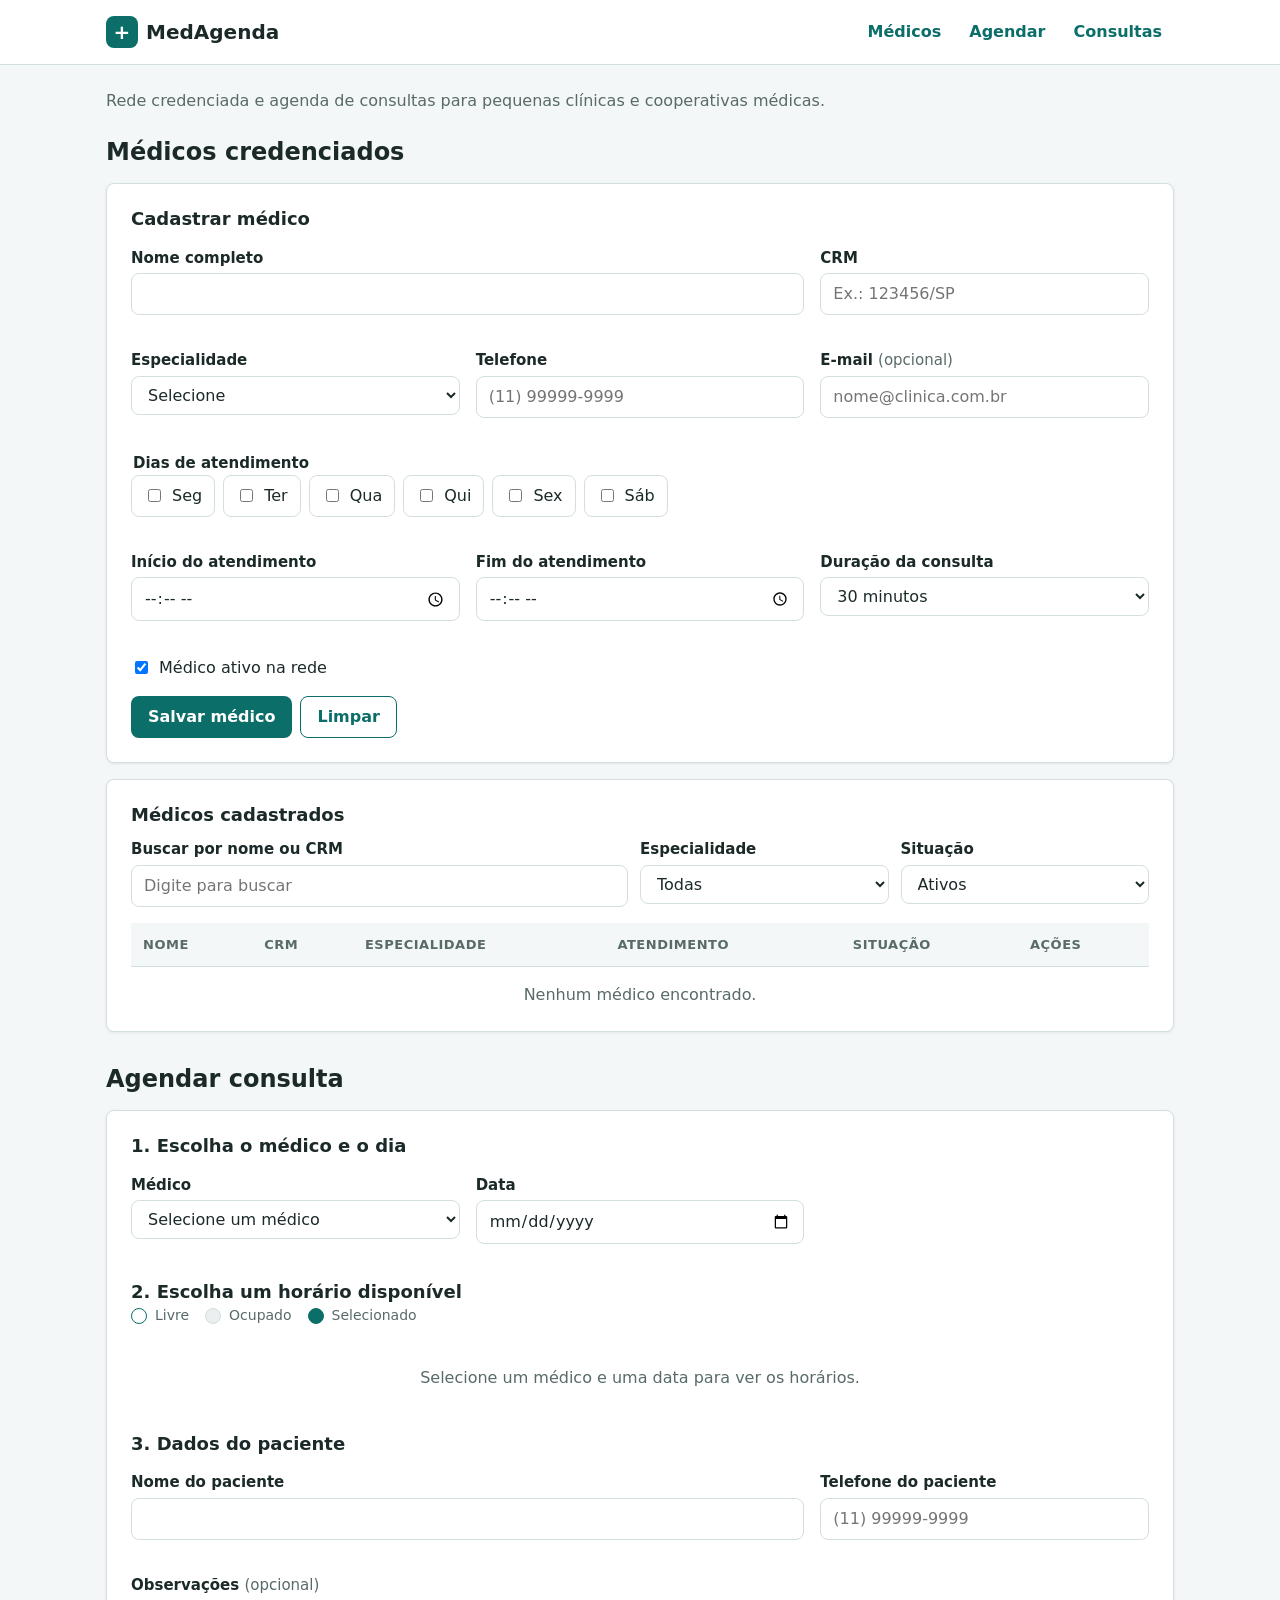
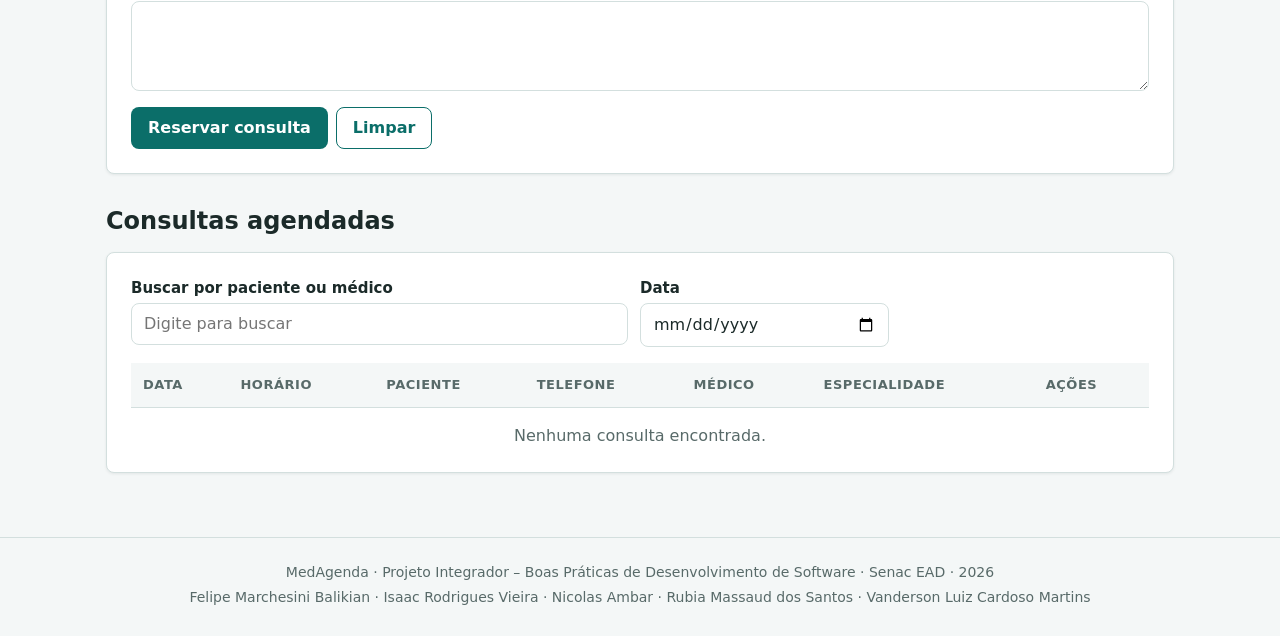
<file: index.html>
<!DOCTYPE html>
<html lang="pt-BR">
<head>
  <meta charset="UTF-8">
  <meta name="viewport" content="width=device-width, initial-scale=1.0">
  <meta name="description" content="MedAgenda: cadastro de médicos credenciados e agenda de consultas para pequenas clínicas e cooperativas médicas.">
  <title>MedAgenda – Rede credenciada e agenda de consultas</title>
  <link rel="stylesheet" href="css/style.css">
</head>
<body>
  <!-- Atalho para quem navega pelo teclado ou por leitor de tela -->
  <a class="pular-conteudo" href="#conteudo">Pular para o conteúdo</a>

  <header class="cabecalho">
    <div class="cabecalho__interno">
      <a class="logo" href="#conteudo" aria-label="MedAgenda, início">
        <span class="logo__marca" aria-hidden="true">+</span>
        <span class="logo__nome">MedAgenda</span>
      </a>
      <nav class="menu" aria-label="Seções do sistema">
        <a class="menu__link" href="#secao-medicos">Médicos</a>
        <a class="menu__link" href="#secao-agenda">Agendar</a>
        <a class="menu__link" href="#secao-consultas">Consultas</a>
      </nav>
    </div>
  </header>

  <main id="conteudo" class="conteudo">
    <p class="conteudo__intro">Rede credenciada e agenda de consultas para pequenas clínicas e cooperativas médicas.</p>

    <!-- Mensagens de sucesso/erro exibidas pelo JS (aria-live avisa o leitor de tela) -->
    <div id="mensagem" class="mensagem is-hidden" role="status" aria-live="polite"></div>

    <!-- ============ RF01 e RF02: MÉDICOS CREDENCIADOS ============ -->
    <section id="secao-medicos" class="secao" aria-labelledby="titulo-medicos">
      <h2 id="titulo-medicos" class="secao__titulo">Médicos credenciados</h2>

      <form id="form-medico" class="card form" novalidate>
        <h3 id="titulo-form-medico" class="form__titulo">Cadastrar médico</h3>
        <!-- Vazio = novo cadastro; preenchido = edição de um médico existente -->
        <input type="hidden" id="medico-id" name="id">

        <div class="form__grade">
          <div class="form__grupo form__grupo--duplo">
            <label class="form__rotulo" for="medico-nome">Nome completo</label>
            <input class="form__campo" type="text" id="medico-nome" name="nome" required maxlength="100">
            <small class="form__erro" id="erro-medico-nome"></small>
          </div>

          <div class="form__grupo">
            <label class="form__rotulo" for="medico-crm">CRM</label>
            <input class="form__campo" type="text" id="medico-crm" name="crm" required placeholder="Ex.: 123456/SP" maxlength="12">
            <small class="form__erro" id="erro-medico-crm"></small>
          </div>

          <div class="form__grupo">
            <label class="form__rotulo" for="medico-especialidade">Especialidade</label>
            <select class="form__campo" id="medico-especialidade" name="especialidade" required>
              <option value="">Selecione</option>
              <option>Cardiologia</option>
              <option>Clínica Geral</option>
              <option>Dermatologia</option>
              <option>Ginecologia</option>
              <option>Oftalmologia</option>
              <option>Ortopedia</option>
              <option>Pediatria</option>
              <option>Psiquiatria</option>
            </select>
            <small class="form__erro" id="erro-medico-especialidade"></small>
          </div>

          <div class="form__grupo">
            <label class="form__rotulo" for="medico-telefone">Telefone</label>
            <input class="form__campo" type="tel" id="medico-telefone" name="telefone" required placeholder="(11) 99999-9999">
            <small class="form__erro" id="erro-medico-telefone"></small>
          </div>

          <div class="form__grupo">
            <label class="form__rotulo" for="medico-email">E-mail <span class="form__opcional">(opcional)</span></label>
            <input class="form__campo" type="email" id="medico-email" name="email" placeholder="nome@clinica.com.br">
            <small class="form__erro" id="erro-medico-email"></small>
          </div>

          <!-- Dias e horários de atendimento: base para montar a agenda (RF03) -->
          <fieldset class="form__grupo form__grupo--largo dias">
            <legend class="form__rotulo">Dias de atendimento</legend>
            <div class="dias__opcoes">
              <label class="dias__dia"><input type="checkbox" id="medico-dia-seg" name="dias" value="seg"> Seg</label>
              <label class="dias__dia"><input type="checkbox" id="medico-dia-ter" name="dias" value="ter"> Ter</label>
              <label class="dias__dia"><input type="checkbox" id="medico-dia-qua" name="dias" value="qua"> Qua</label>
              <label class="dias__dia"><input type="checkbox" id="medico-dia-qui" name="dias" value="qui"> Qui</label>
              <label class="dias__dia"><input type="checkbox" id="medico-dia-sex" name="dias" value="sex"> Sex</label>
              <label class="dias__dia"><input type="checkbox" id="medico-dia-sab" name="dias" value="sab"> Sáb</label>
            </div>
            <small class="form__erro" id="erro-medico-dias"></small>
          </fieldset>

          <div class="form__grupo">
            <label class="form__rotulo" for="medico-inicio">Início do atendimento</label>
            <input class="form__campo" type="time" id="medico-inicio" name="inicio" required>
            <small class="form__erro" id="erro-medico-inicio"></small>
          </div>

          <div class="form__grupo">
            <label class="form__rotulo" for="medico-fim">Fim do atendimento</label>
            <input class="form__campo" type="time" id="medico-fim" name="fim" required>
            <small class="form__erro" id="erro-medico-fim"></small>
          </div>

          <div class="form__grupo">
            <label class="form__rotulo" for="medico-duracao">Duração da consulta</label>
            <select class="form__campo" id="medico-duracao" name="duracao" required>
              <option value="15">15 minutos</option>
              <option value="20">20 minutos</option>
              <option value="30" selected>30 minutos</option>
              <option value="45">45 minutos</option>
              <option value="60">1 hora</option>
            </select>
          </div>

          <div class="form__grupo form__grupo--check">
            <label class="check"><input type="checkbox" id="medico-ativo" name="ativo" checked> Médico ativo na rede</label>
          </div>
        </div>

        <div class="form__acoes">
          <button type="submit" id="btn-salvar-medico" class="btn btn--primario">Salvar médico</button>
          <button type="reset" id="btn-cancelar-medico" class="btn btn--secundario">Limpar</button>
        </div>
      </form>

      <div class="card">
        <h3 class="card__titulo">Médicos cadastrados</h3>
        <div class="filtros" role="search" aria-label="Pesquisar médicos">
          <div class="form__grupo">
            <label class="form__rotulo" for="busca-medico">Buscar por nome ou CRM</label>
            <input class="form__campo" type="search" id="busca-medico" placeholder="Digite para buscar">
          </div>
          <div class="form__grupo">
            <label class="form__rotulo" for="filtro-especialidade">Especialidade</label>
            <select class="form__campo" id="filtro-especialidade">
              <option value="">Todas</option>
              <option>Cardiologia</option>
              <option>Clínica Geral</option>
              <option>Dermatologia</option>
              <option>Ginecologia</option>
              <option>Oftalmologia</option>
              <option>Ortopedia</option>
              <option>Pediatria</option>
              <option>Psiquiatria</option>
            </select>
          </div>
          <div class="form__grupo">
            <label class="form__rotulo" for="filtro-situacao">Situação</label>
            <select class="form__campo" id="filtro-situacao">
              <option value="ativos" selected>Ativos</option>
              <option value="inativos">Inativos</option>
              <option value="">Todos</option>
            </select>
          </div>
        </div>

        <div class="tabela-container">
          <table id="tabela-medicos" class="tabela">
            <caption class="sr-only">Lista de médicos credenciados</caption>
            <thead>
              <tr>
                <th scope="col">Nome</th>
                <th scope="col">CRM</th>
                <th scope="col">Especialidade</th>
                <th scope="col">Atendimento</th>
                <th scope="col">Situação</th>
                <th scope="col" class="tabela__acoes">Ações</th>
              </tr>
            </thead>
            <!-- O JS limpa este tbody (inclusive as linhas de exemplo) e desenha a lista -->
            <tbody id="lista-medicos">
              <tr class="linha-exemplo">
                <td data-rotulo="Nome">Ana Paula Ribeiro</td>
                <td data-rotulo="CRM">123456/SP</td>
                <td data-rotulo="Especialidade">Cardiologia</td>
                <td data-rotulo="Atendimento">Seg, Qua, Sex · 08:00–12:00</td>
                <td data-rotulo="Situação"><span class="badge badge--ativo">Ativo</span></td>
                <td class="tabela__acoes">
                  <button type="button" class="btn btn--pequeno btn--secundario btn-editar">Editar</button>
                  <button type="button" class="btn btn--pequeno btn--perigo btn-excluir">Excluir</button>
                </td>
              </tr>
              <tr class="linha-exemplo">
                <td data-rotulo="Nome">Carlos Eduardo Lima</td>
                <td data-rotulo="CRM">654321/SP</td>
                <td data-rotulo="Especialidade">Pediatria</td>
                <td data-rotulo="Atendimento">Ter, Qui · 13:00–18:00</td>
                <td data-rotulo="Situação"><span class="badge badge--inativo">Inativo</span></td>
                <td class="tabela__acoes">
                  <button type="button" class="btn btn--pequeno btn--secundario btn-editar">Editar</button>
                  <button type="button" class="btn btn--pequeno btn--perigo btn-excluir">Excluir</button>
                </td>
              </tr>
            </tbody>
          </table>
        </div>
        <p id="vazio-medicos" class="vazio is-hidden">Nenhum médico encontrado.</p>
      </div>
    </section>

    <!-- ============ RF03 e RF04: AGENDA E AGENDAMENTO ============ -->
    <section id="secao-agenda" class="secao" aria-labelledby="titulo-agenda">
      <h2 id="titulo-agenda" class="secao__titulo">Agendar consulta</h2>

      <form id="form-consulta" class="card form" novalidate>
        <h3 id="titulo-form-consulta" class="form__titulo">1. Escolha o médico e o dia</h3>
        <input type="hidden" id="consulta-id" name="id">

        <div class="form__grade">
          <div class="form__grupo">
            <label class="form__rotulo" for="consulta-medico">Médico</label>
            <!-- O JS preenche com os médicos ATIVOS (texto: "Nome – Especialidade") -->
            <select class="form__campo" id="consulta-medico" name="medicoId" required>
              <option value="">Selecione um médico</option>
            </select>
            <small class="form__erro" id="erro-consulta-medico"></small>
          </div>

          <div class="form__grupo">
            <label class="form__rotulo" for="consulta-data">Data</label>
            <input class="form__campo" type="date" id="consulta-data" name="data" required>
            <small class="form__erro" id="erro-consulta-data"></small>
          </div>
        </div>

        <!-- Grade de horários do médico no dia escolhido -->
        <fieldset class="horarios">
          <legend class="form__titulo">2. Escolha um horário disponível</legend>
          <ul class="horarios__legenda" aria-hidden="true">
            <li><span class="horario horario--amostra"></span> Livre</li>
            <li><span class="horario horario--amostra horario--ocupado"></span> Ocupado</li>
            <li><span class="horario horario--amostra horario--selecionado"></span> Selecionado</li>
          </ul>
          <!-- O JS desenha um botão .horario para cada horário (ver tpl-horario) -->
          <div id="grade-horarios" class="horarios__grade">
            <button type="button" class="horario linha-exemplo" data-hora="08:00">08:00</button>
            <button type="button" class="horario horario--ocupado linha-exemplo" data-hora="08:30" disabled>08:30</button>
            <button type="button" class="horario horario--selecionado linha-exemplo" data-hora="09:00" aria-pressed="true">09:00</button>
            <button type="button" class="horario linha-exemplo" data-hora="09:30">09:30</button>
            <button type="button" class="horario horario--ocupado linha-exemplo" data-hora="10:00" disabled>10:00</button>
            <button type="button" class="horario linha-exemplo" data-hora="10:30">10:30</button>
          </div>
          <p id="grade-vazia" class="vazio is-hidden">Selecione um médico e uma data para ver os horários.</p>
          <!-- Horário escolhido na grade -->
          <input type="hidden" id="consulta-hora" name="hora">
          <small class="form__erro" id="erro-consulta-hora"></small>
        </fieldset>

        <h3 class="form__titulo">3. Dados do paciente</h3>
        <div class="form__grade">
          <div class="form__grupo form__grupo--duplo">
            <label class="form__rotulo" for="consulta-paciente">Nome do paciente</label>
            <input class="form__campo" type="text" id="consulta-paciente" name="paciente" required maxlength="100">
            <small class="form__erro" id="erro-consulta-paciente"></small>
          </div>

          <div class="form__grupo">
            <label class="form__rotulo" for="consulta-telefone">Telefone do paciente</label>
            <input class="form__campo" type="tel" id="consulta-telefone" name="telefone" required placeholder="(11) 99999-9999">
            <small class="form__erro" id="erro-consulta-telefone"></small>
          </div>

          <div class="form__grupo form__grupo--largo">
            <label class="form__rotulo" for="consulta-observacoes">Observações <span class="form__opcional">(opcional)</span></label>
            <textarea class="form__campo" id="consulta-observacoes" name="observacoes" rows="3" maxlength="300"></textarea>
          </div>
        </div>

        <div class="form__acoes">
          <button type="submit" id="btn-salvar-consulta" class="btn btn--primario">Reservar consulta</button>
          <button type="reset" id="btn-cancelar-consulta" class="btn btn--secundario">Limpar</button>
        </div>
      </form>
    </section>

    <!-- ============ CONSULTAS AGENDADAS ============ -->
    <section id="secao-consultas" class="secao" aria-labelledby="titulo-consultas">
      <h2 id="titulo-consultas" class="secao__titulo">Consultas agendadas</h2>

      <div class="card">
        <div class="filtros" role="search" aria-label="Pesquisar consultas">
          <div class="form__grupo">
            <label class="form__rotulo" for="busca-consulta">Buscar por paciente ou médico</label>
            <input class="form__campo" type="search" id="busca-consulta" placeholder="Digite para buscar">
          </div>
          <div class="form__grupo">
            <label class="form__rotulo" for="filtro-data">Data</label>
            <input class="form__campo" type="date" id="filtro-data">
          </div>
        </div>

        <div class="tabela-container">
          <table id="tabela-consultas" class="tabela">
            <caption class="sr-only">Lista de consultas agendadas</caption>
            <thead>
              <tr>
                <th scope="col">Data</th>
                <th scope="col">Horário</th>
                <th scope="col">Paciente</th>
                <th scope="col">Telefone</th>
                <th scope="col">Médico</th>
                <th scope="col">Especialidade</th>
                <th scope="col" class="tabela__acoes">Ações</th>
              </tr>
            </thead>
            <tbody id="lista-consultas">
              <tr class="linha-exemplo">
                <td data-rotulo="Data">12/11/2026</td>
                <td data-rotulo="Horário">08:30</td>
                <td data-rotulo="Paciente">Marcos Antônio Souza</td>
                <td data-rotulo="Telefone">(11) 96666-4321</td>
                <td data-rotulo="Médico">Ana Paula Ribeiro</td>
                <td data-rotulo="Especialidade">Cardiologia</td>
                <td class="tabela__acoes">
                  <button type="button" class="btn btn--pequeno btn--secundario btn-editar">Editar</button>
                  <button type="button" class="btn btn--pequeno btn--perigo btn-excluir">Cancelar</button>
                </td>
              </tr>
              <tr class="linha-exemplo">
                <td data-rotulo="Data">12/11/2026</td>
                <td data-rotulo="Horário">10:00</td>
                <td data-rotulo="Paciente">Juliana Costa</td>
                <td data-rotulo="Telefone">(11) 95555-8765</td>
                <td data-rotulo="Médico">Ana Paula Ribeiro</td>
                <td data-rotulo="Especialidade">Cardiologia</td>
                <td class="tabela__acoes">
                  <button type="button" class="btn btn--pequeno btn--secundario btn-editar">Editar</button>
                  <button type="button" class="btn btn--pequeno btn--perigo btn-excluir">Cancelar</button>
                </td>
              </tr>
            </tbody>
          </table>
        </div>
        <p id="vazio-consultas" class="vazio is-hidden">Nenhuma consulta encontrada.</p>
      </div>
    </section>
  </main>

  <footer class="rodape">
    <p>MedAgenda · Projeto Integrador – Boas Práticas de Desenvolvimento de Software · Senac EAD · 2026</p>
    <p class="rodape__grupo">Felipe Marchesini Balikian · Isaac Rodrigues Vieira · Nicolas Ambar · Rubia Massaud dos Santos · Vanderson Luiz Cardoso Martins</p>
  </footer>

  <!-- Modelos: o JS clona, preenche os [data-campo] e insere na página -->
  <template id="tpl-linha-medico">
    <tr>
      <td data-rotulo="Nome" data-campo="nome"></td>
      <td data-rotulo="CRM" data-campo="crm"></td>
      <td data-rotulo="Especialidade" data-campo="especialidade"></td>
      <td data-rotulo="Atendimento" data-campo="atendimento"></td>
      <td data-rotulo="Situação"><span class="badge" data-campo="situacao"></span></td>
      <td class="tabela__acoes">
        <button type="button" class="btn btn--pequeno btn--secundario btn-editar">Editar</button>
        <button type="button" class="btn btn--pequeno btn--perigo btn-excluir">Excluir</button>
      </td>
    </tr>
  </template>

  <template id="tpl-linha-consulta">
    <tr>
      <td data-rotulo="Data" data-campo="data"></td>
      <td data-rotulo="Horário" data-campo="hora"></td>
      <td data-rotulo="Paciente" data-campo="paciente"></td>
      <td data-rotulo="Telefone" data-campo="telefone"></td>
      <td data-rotulo="Médico" data-campo="medico"></td>
      <td data-rotulo="Especialidade" data-campo="especialidade"></td>
      <td class="tabela__acoes">
        <button type="button" class="btn btn--pequeno btn--secundario btn-editar">Editar</button>
        <button type="button" class="btn btn--pequeno btn--perigo btn-excluir">Cancelar</button>
      </td>
    </tr>
  </template>

  <template id="tpl-horario">
    <button type="button" class="horario" data-hora="">00:00</button>
  </template>

  <script src="js/app.js" defer></script>
</body>
</html>
</file>
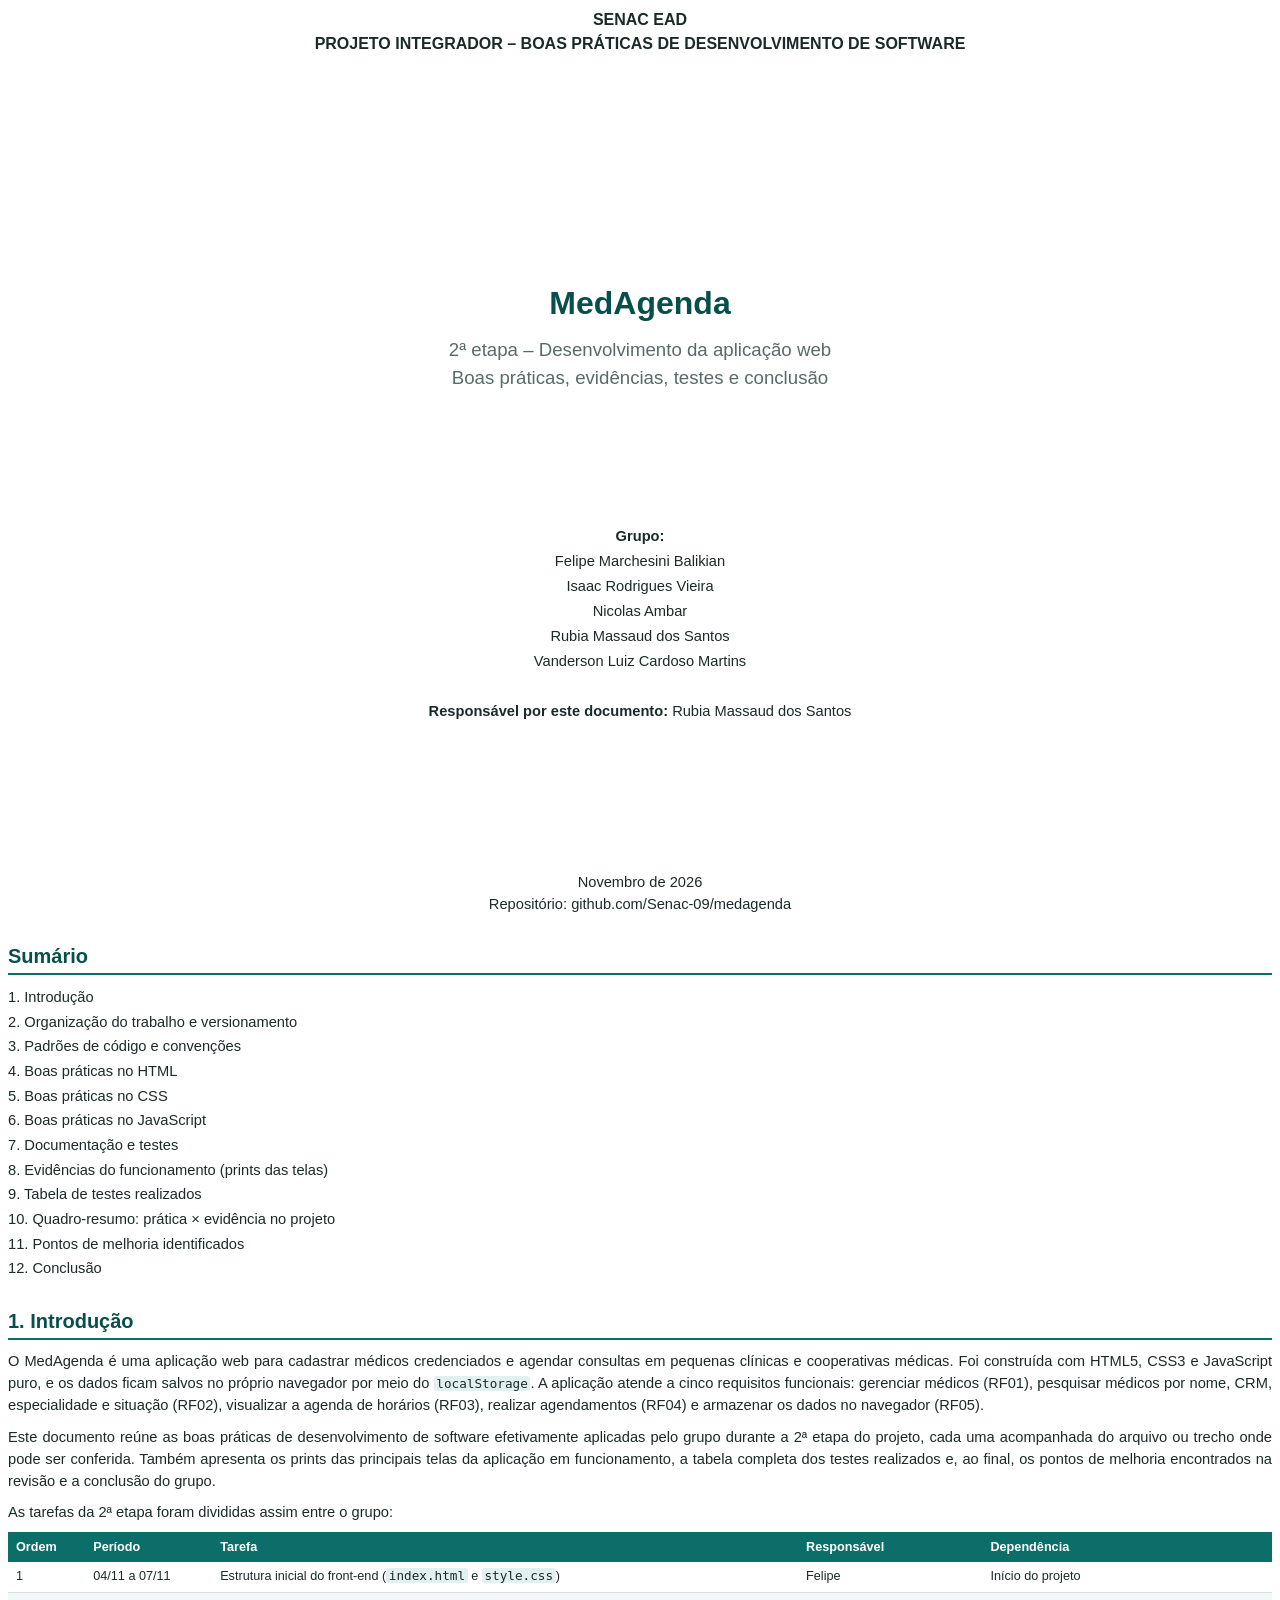
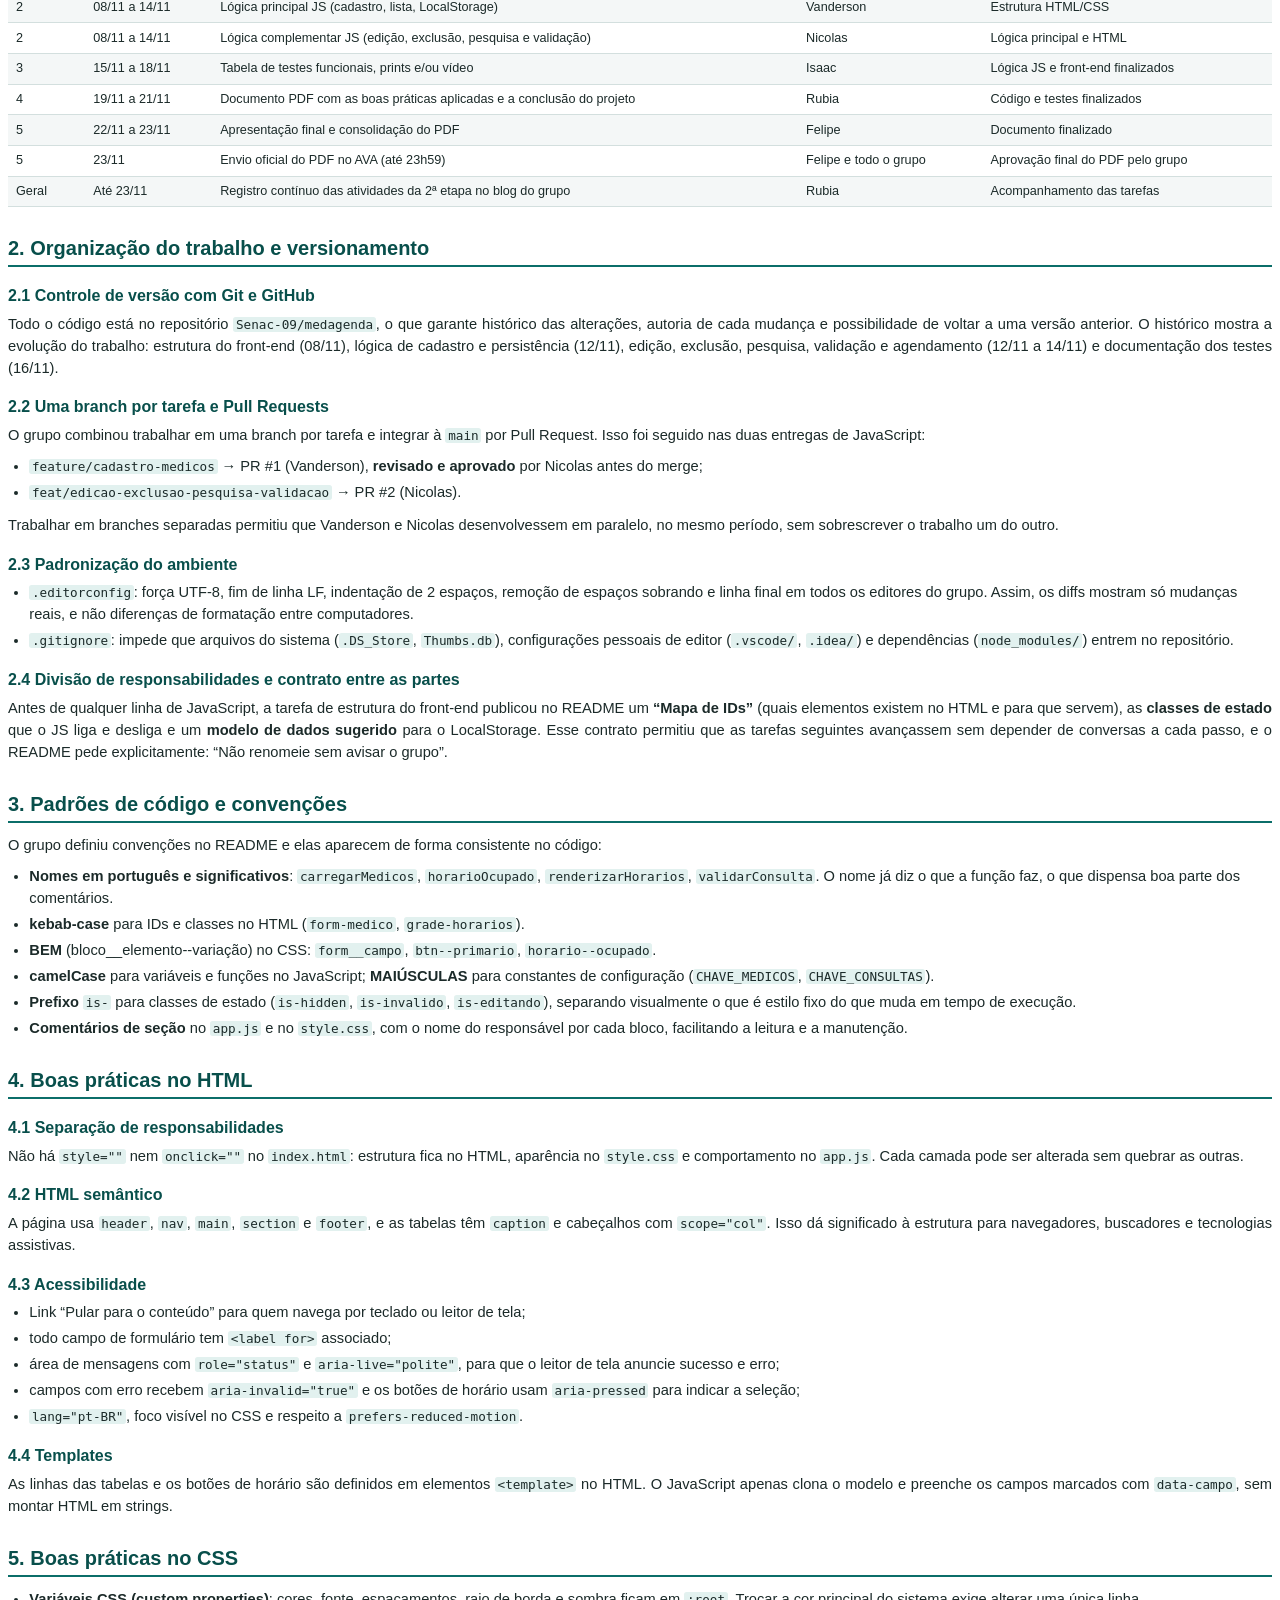
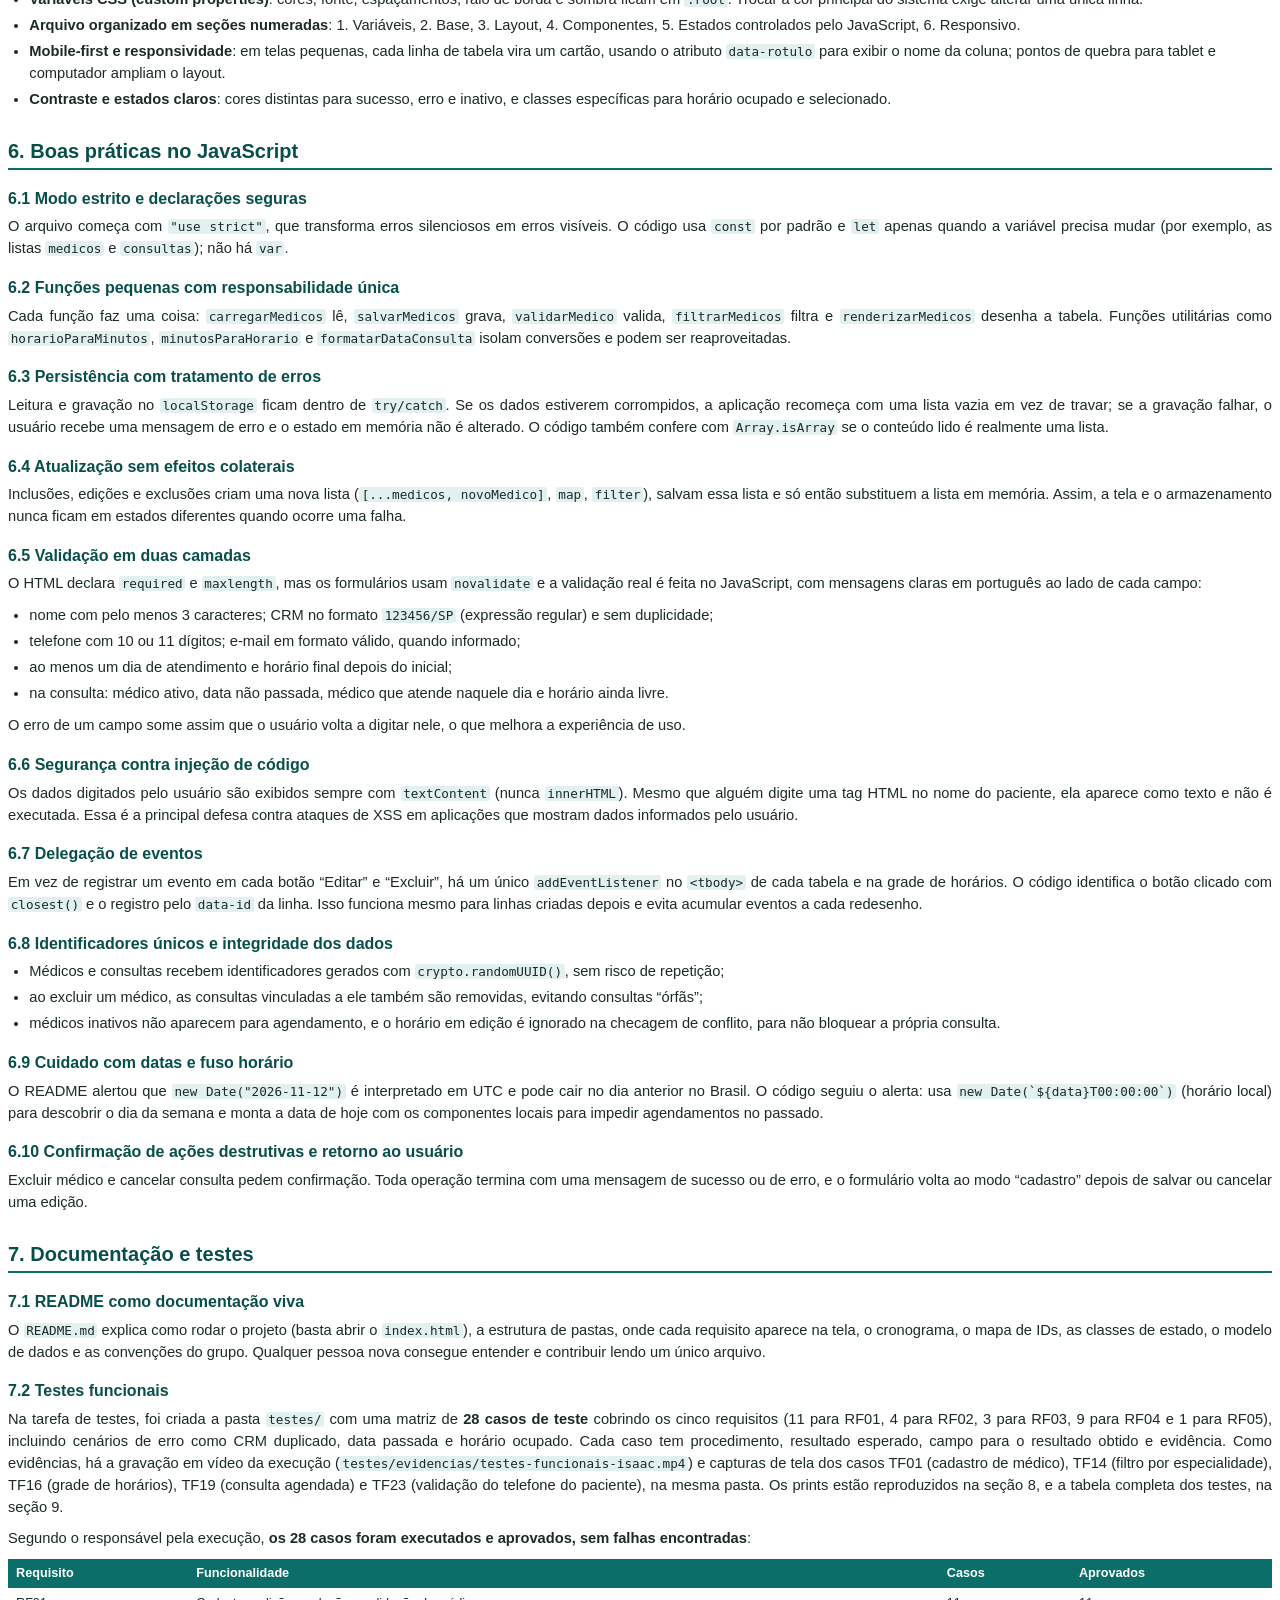
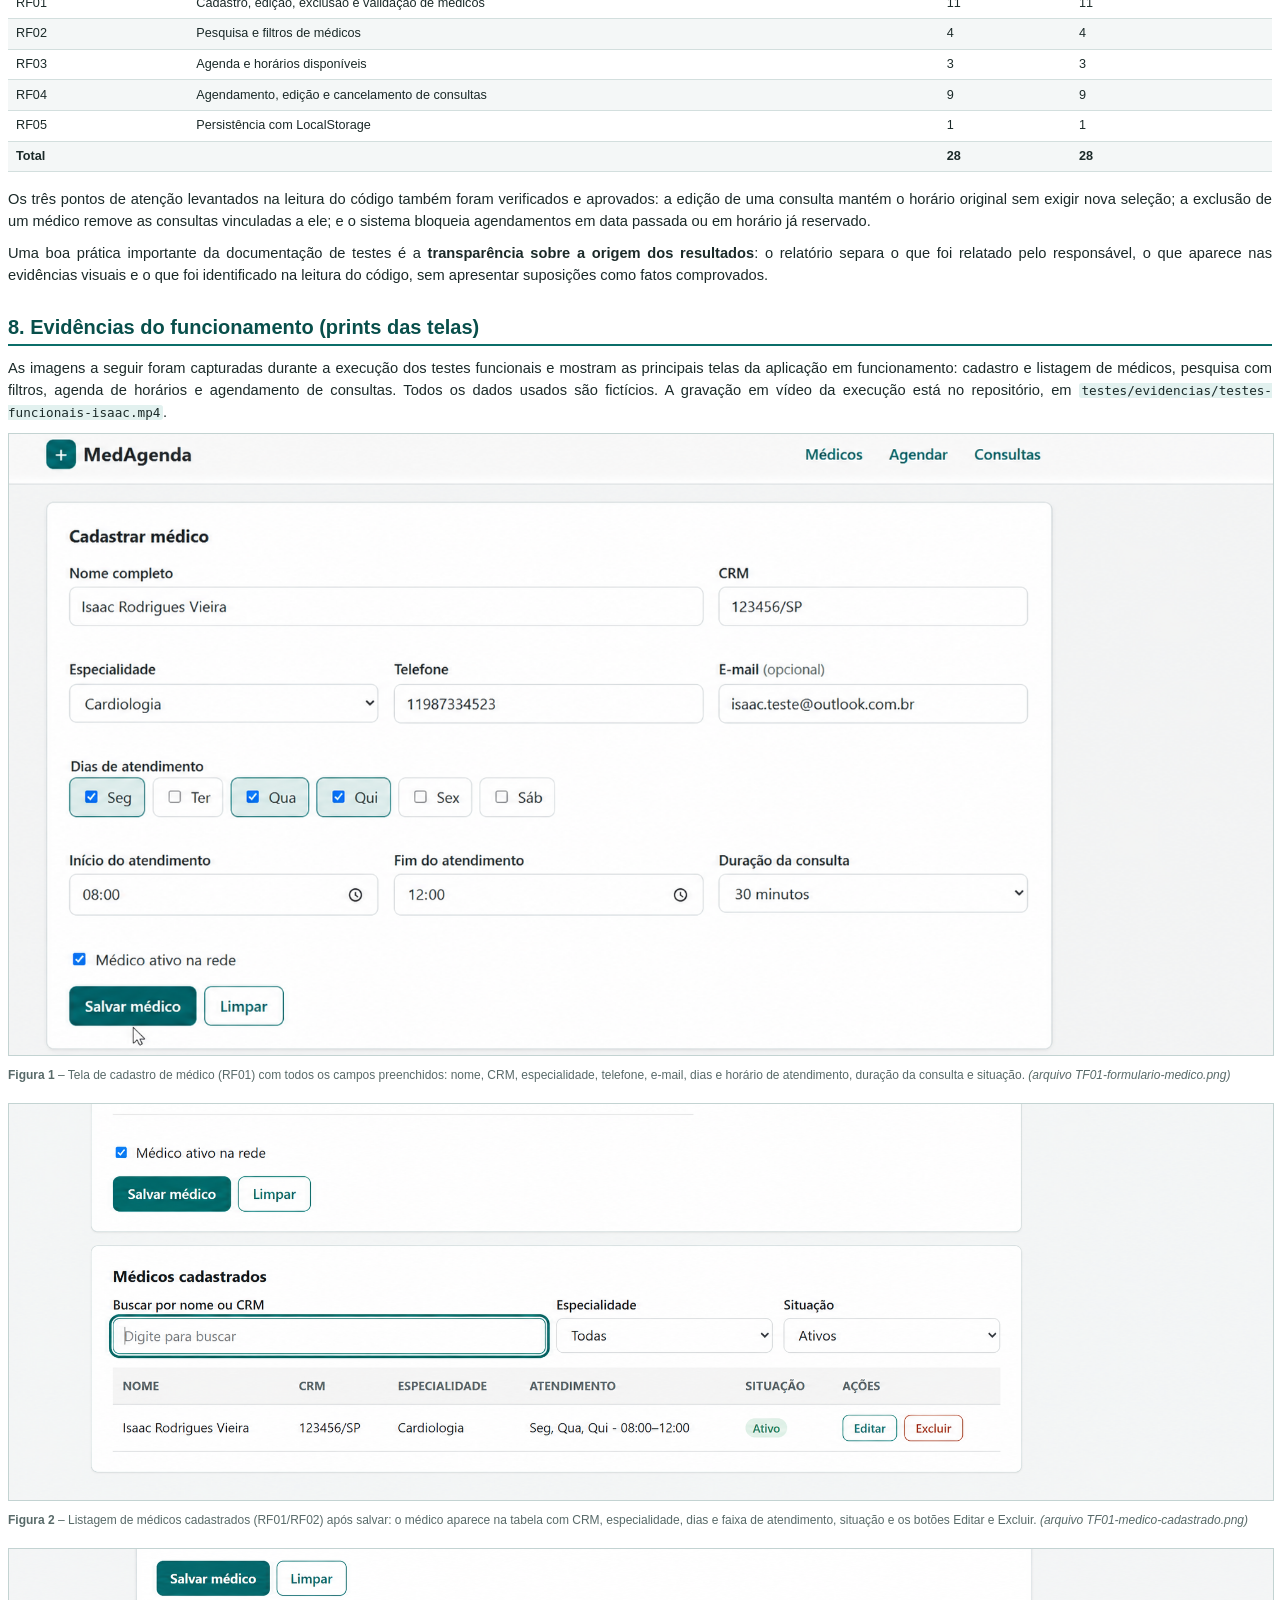
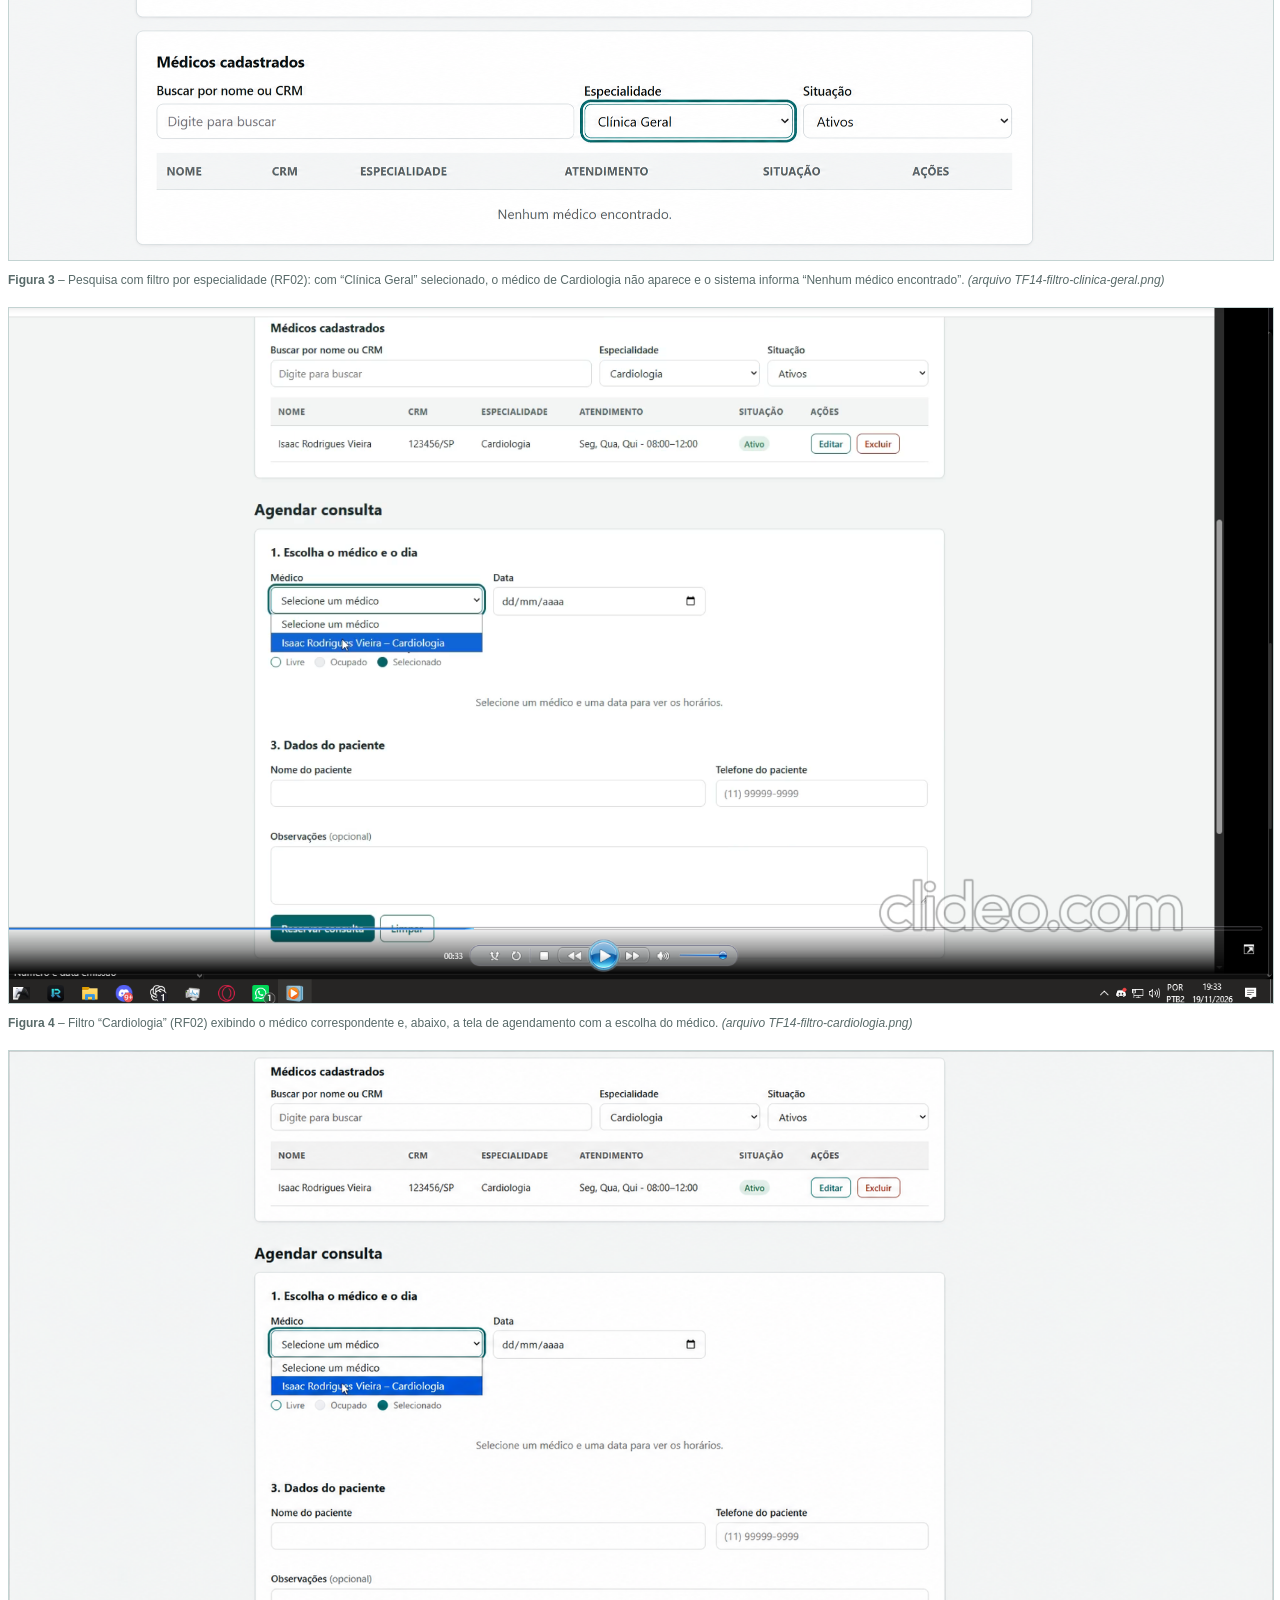
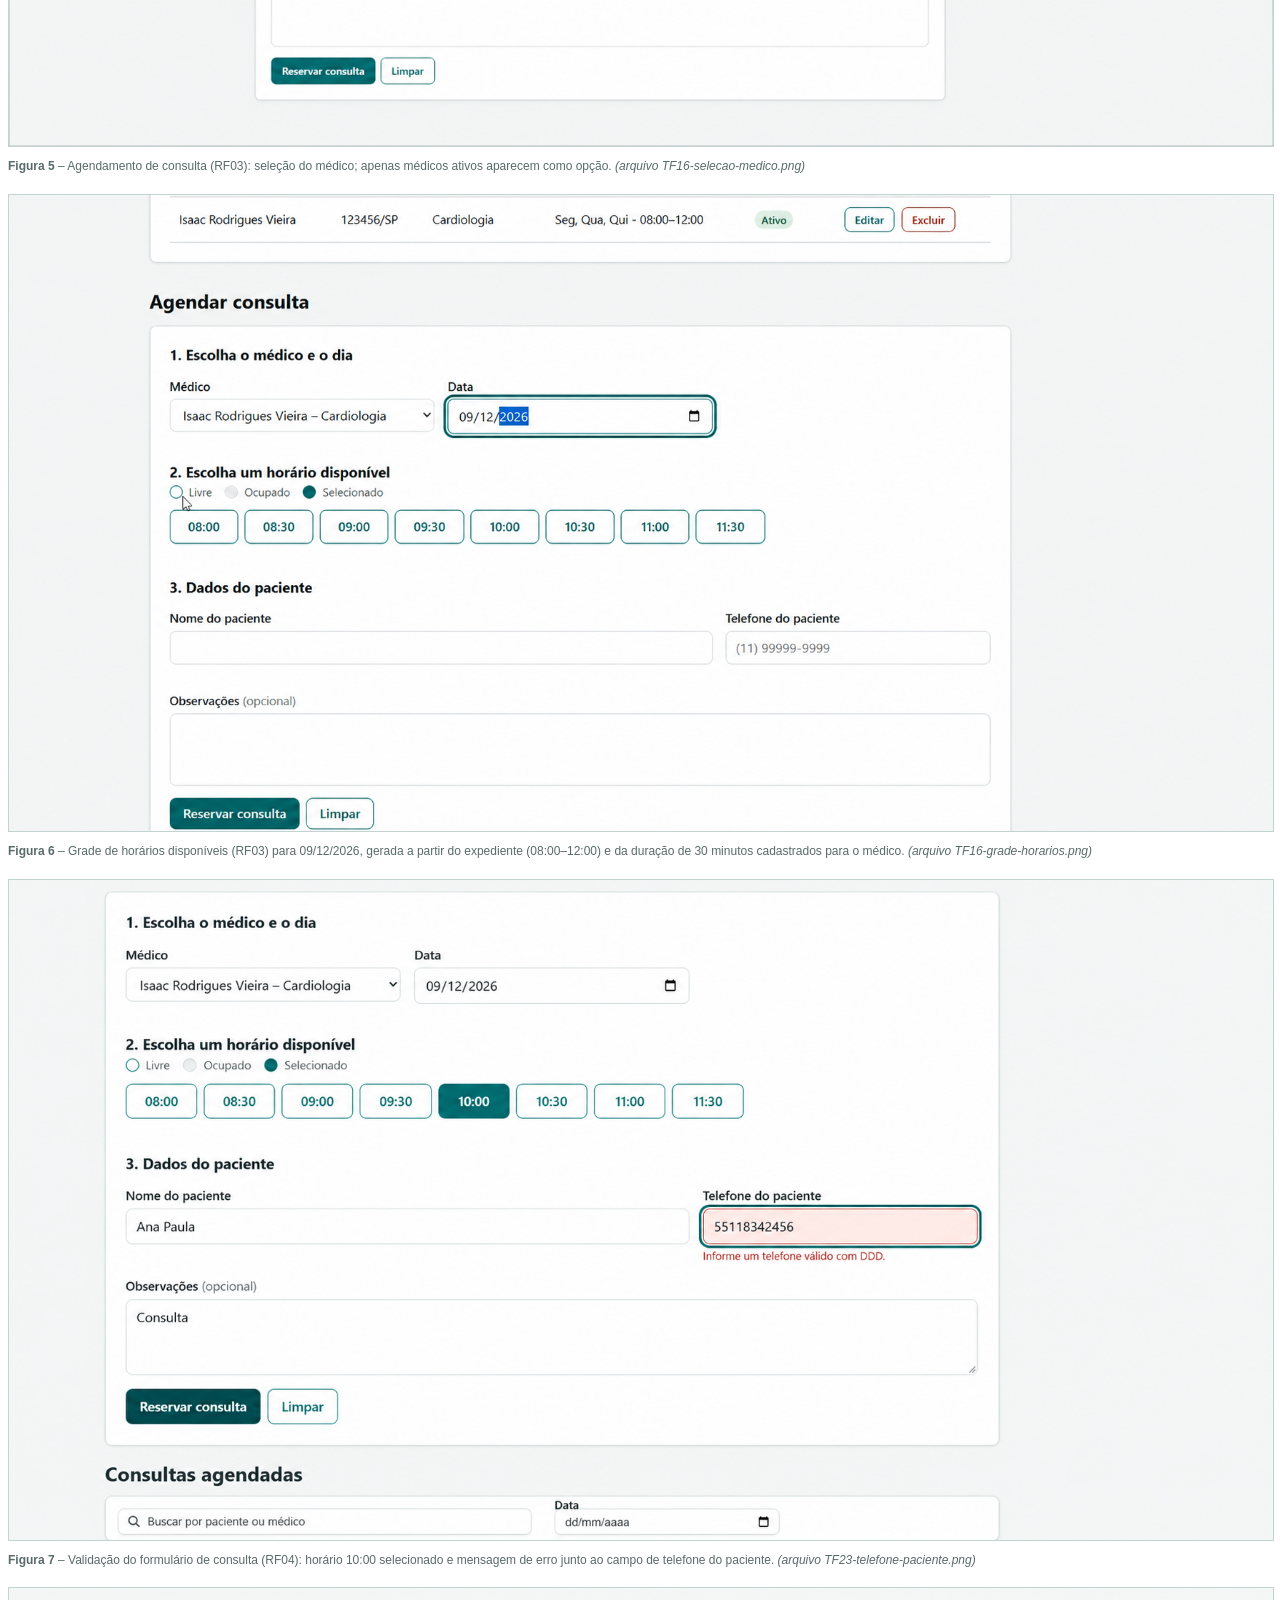
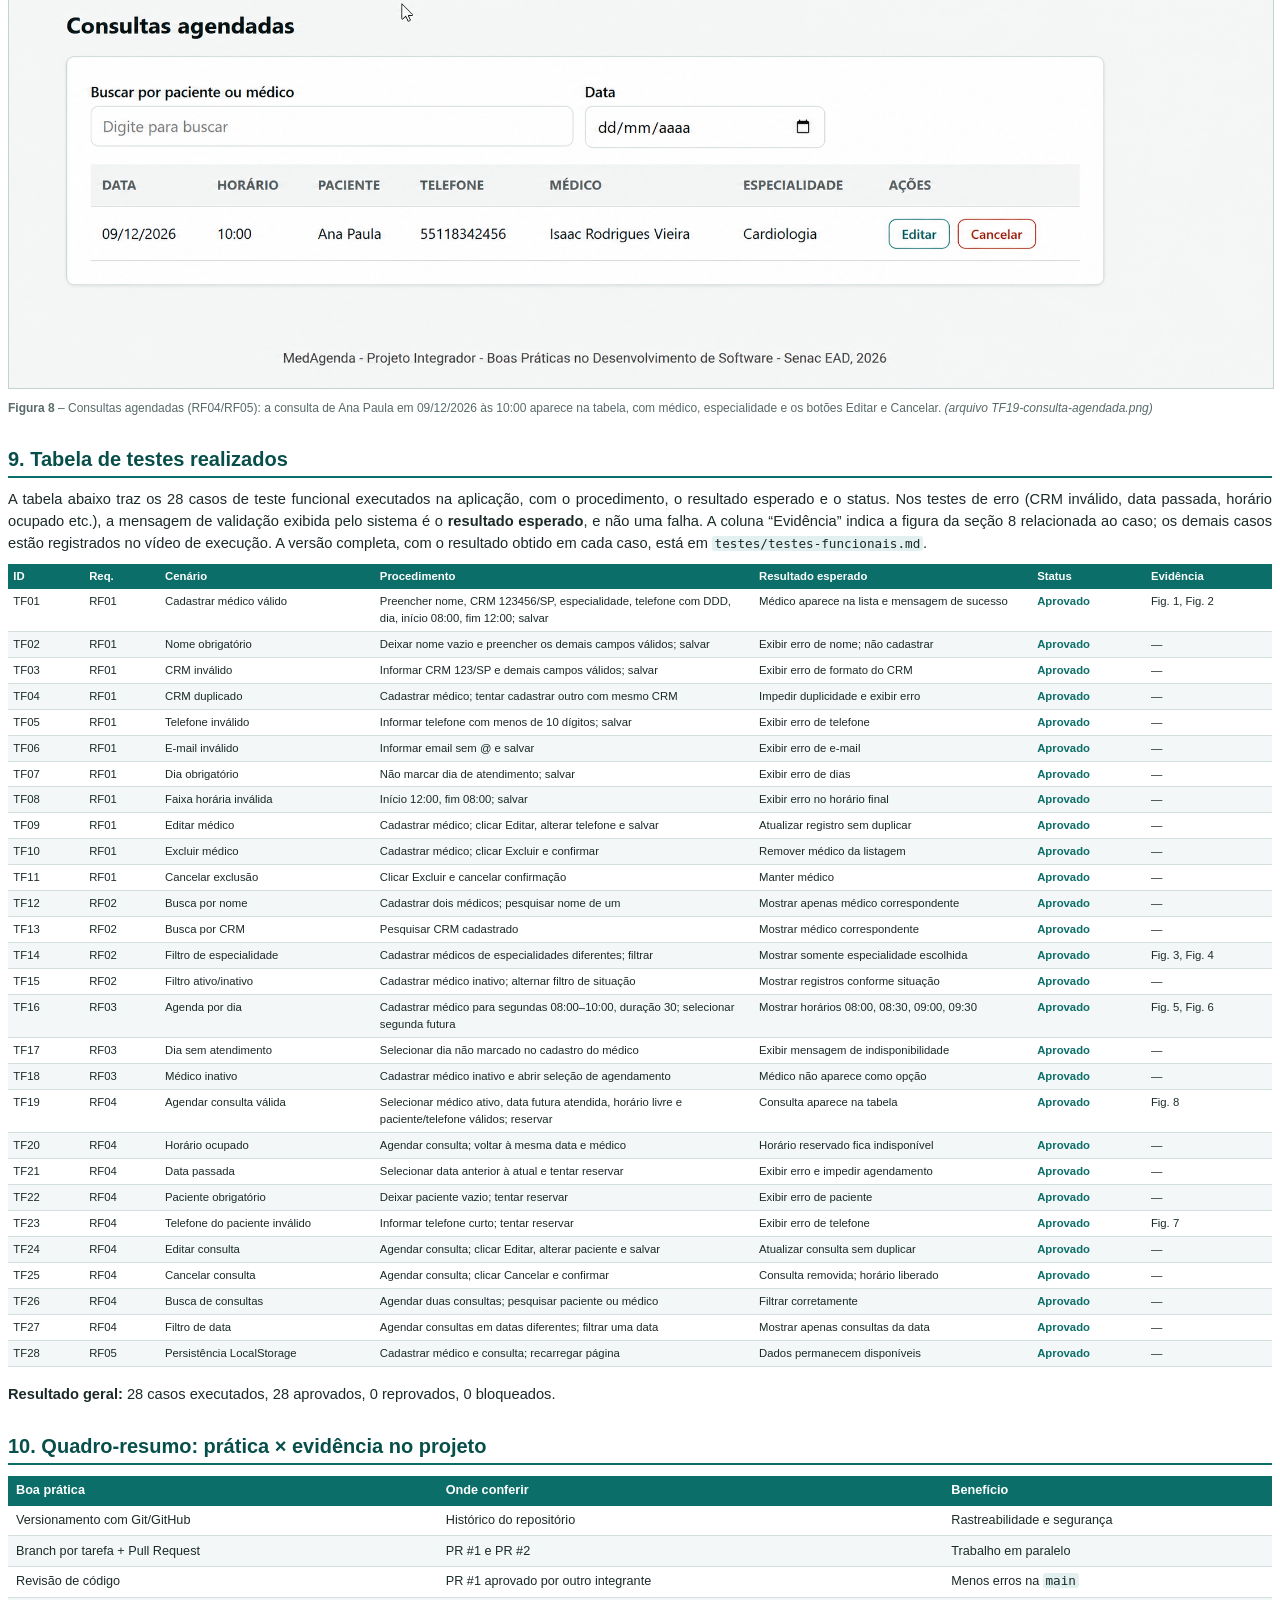
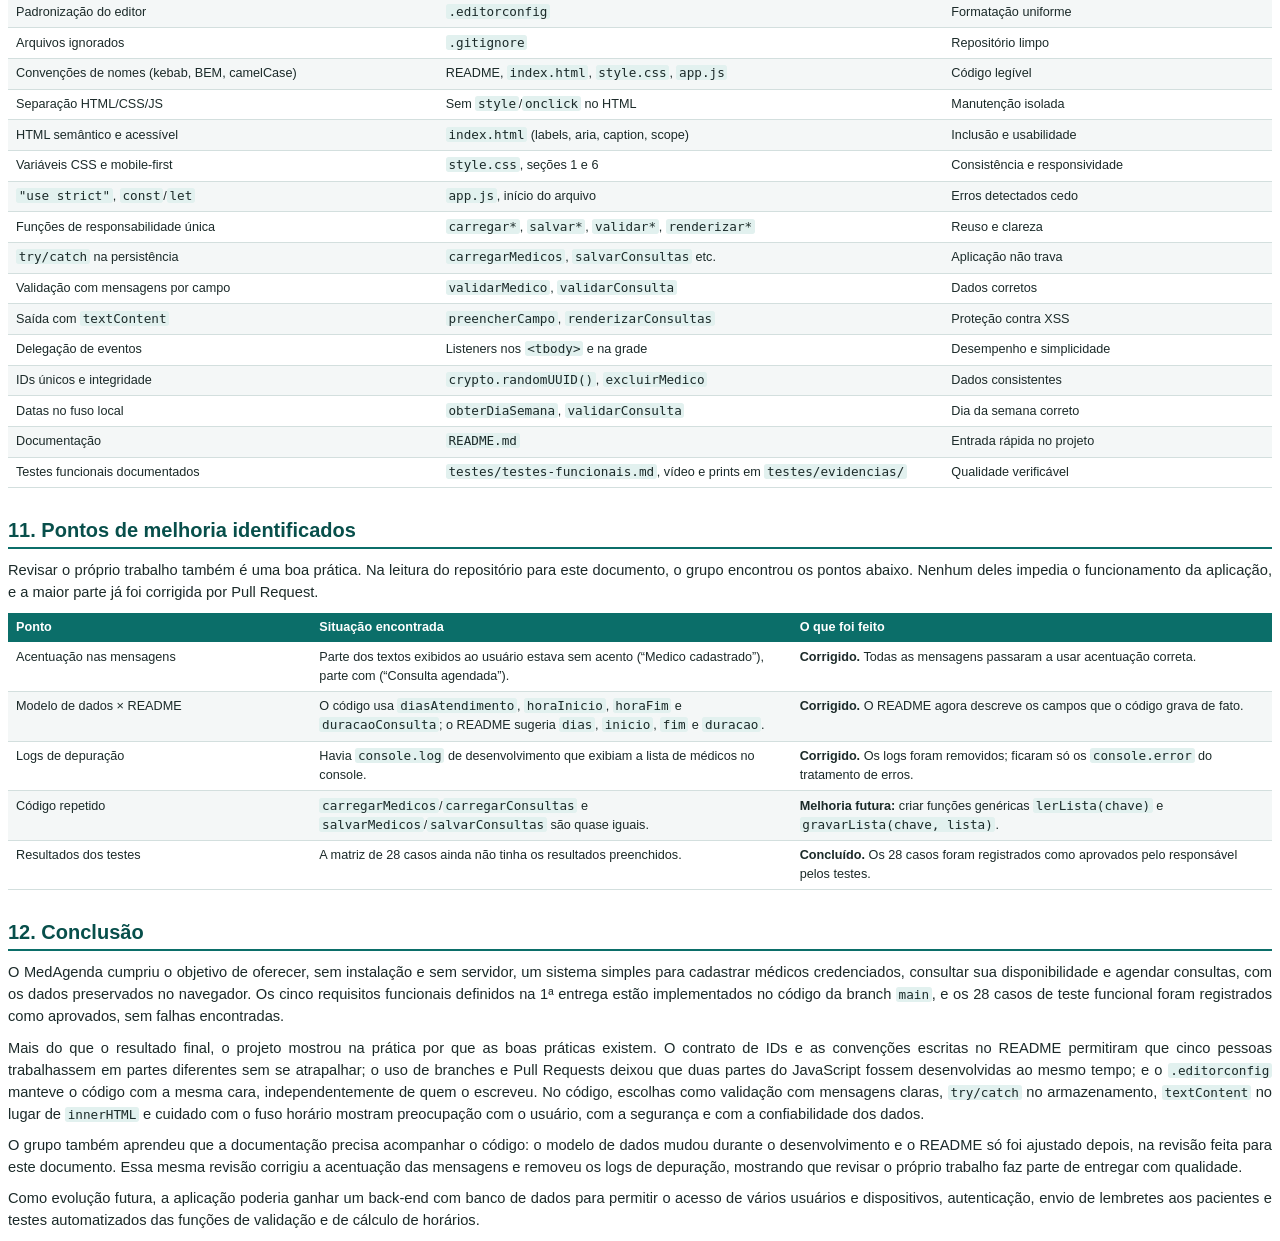
<file: docs/boas-praticas.html>
<!DOCTYPE html>
<html lang="pt-BR">
<head>
<meta charset="UTF-8">
<title>MedAgenda – 2ª etapa – Boas práticas, evidências, testes e conclusão</title>
<style>
  @page {
    size: A4;
    margin: 2.5cm 2cm 2.2cm 2.5cm;
    @bottom-right { content: counter(page); font: 9pt Arial, sans-serif; color: #586a69; }
    @bottom-left { content: "MedAgenda · 2ª etapa – Projeto Integrador"; font: 9pt Arial, sans-serif; color: #586a69; }
  }
  @page :first { @bottom-right { content: none; } @bottom-left { content: none; } }
  body { font: 11pt/1.5 Arial, Helvetica, sans-serif; color: #1b2a29; }
  h1, h2, h3 { color: #084f4b; line-height: 1.25; }
  h2 { font-size: 15pt; margin: 22pt 0 8pt; padding-bottom: 3pt; border-bottom: 1.5pt solid #0b6e69; page-break-after: avoid; }
  h3 { font-size: 12pt; margin: 14pt 0 5pt; page-break-after: avoid; }
  p { margin: 0 0 7pt; text-align: justify; }
  ul { margin: 0 0 8pt; padding-left: 16pt; }
  li { margin-bottom: 3pt; }
  code { font: 9.5pt "DejaVu Sans Mono", Consolas, monospace; background: #e2f1ef; padding: 0 2pt; border-radius: 2pt; }
  table { width: 100%; border-collapse: collapse; margin: 6pt 0 12pt; font-size: 9.5pt; page-break-inside: auto; }
  tr { page-break-inside: avoid; }
  th { background: #0b6e69; color: #fff; text-align: left; padding: 4pt 6pt; }
  td { border-bottom: 0.5pt solid #d3dfde; padding: 4pt 6pt; vertical-align: top; }
  tbody tr:nth-child(even) td { background: #f4f7f7; }

  .capa { height: 24cm; display: flex; flex-direction: column; text-align: center; page-break-after: always; }
  .capa__topo { font-size: 12pt; font-weight: bold; text-transform: uppercase; }
  .capa__meio { margin-top: 6cm; }
  .capa__meio h1 { font-size: 24pt; margin: 0 0 10pt; }
  .capa__meio .sub { font-size: 14pt; color: #586a69; }
  .capa__grupo { margin-top: 3.5cm; font-size: 11pt; line-height: 1.7; }
  .capa__rodape { margin-top: auto; font-size: 11pt; }

  .nota { border-left: 3pt solid #0b6e69; background: #e2f1ef; padding: 6pt 10pt; margin: 8pt 0 12pt; font-size: 10pt; }
  .nota--alerta { border-color: #b42318; background: #fdece9; }
  .sumario li { list-style: none; margin-bottom: 2pt; }
  .sumario { padding-left: 0; }

  figure.print { margin: 8pt 0 14pt; page-break-inside: avoid; }
  figure.print img { width: 100%; border: 0.75pt solid #c3d3d2; }
  figure.print figcaption { font-size: 9pt; color: #586a69; margin-top: 3pt; }
  table.testes { font-size: 8.5pt; }
  table.testes td, table.testes th { padding: 3pt 4pt; }
  .status-ok { color: #0b6e69; font-weight: bold; }
</style>
</head>
<body>

<section class="capa">
  <div class="capa__topo">Senac EAD<br>Projeto Integrador – Boas Práticas de Desenvolvimento de Software</div>
  <div class="capa__meio">
    <h1>MedAgenda</h1>
    <div class="sub">2ª etapa – Desenvolvimento da aplicação web<br>Boas práticas, evidências, testes e conclusão</div>
  </div>
  <div class="capa__grupo">
    <strong>Grupo:</strong><br>
    Felipe Marchesini Balikian<br>
    Isaac Rodrigues Vieira<br>
    Nicolas Ambar<br>
    Rubia Massaud dos Santos<br>
    Vanderson Luiz Cardoso Martins<br><br>
    <strong>Responsável por este documento:</strong> Rubia Massaud dos Santos
  </div>
  <div class="capa__rodape">Novembro de 2026<br>Repositório: github.com/Senac-09/medagenda</div>
</section>

<h2>Sumário</h2>
<ul class="sumario">
  <li>1. Introdução</li>
  <li>2. Organização do trabalho e versionamento</li>
  <li>3. Padrões de código e convenções</li>
  <li>4. Boas práticas no HTML</li>
  <li>5. Boas práticas no CSS</li>
  <li>6. Boas práticas no JavaScript</li>
  <li>7. Documentação e testes</li>
  <li>8. Evidências do funcionamento (prints das telas)</li>
  <li>9. Tabela de testes realizados</li>
  <li>10. Quadro-resumo: prática × evidência no projeto</li>
  <li>11. Pontos de melhoria identificados</li>
  <li>12. Conclusão</li>
</ul>

<h2>1. Introdução</h2>
<p>O MedAgenda é uma aplicação web para cadastrar médicos credenciados e agendar consultas em pequenas clínicas e cooperativas médicas. Foi construída com HTML5, CSS3 e JavaScript puro, e os dados ficam salvos no próprio navegador por meio do <code>localStorage</code>. A aplicação atende a cinco requisitos funcionais: gerenciar médicos (RF01), pesquisar médicos por nome, CRM, especialidade e situação (RF02), visualizar a agenda de horários (RF03), realizar agendamentos (RF04) e armazenar os dados no navegador (RF05).</p>
<p>Este documento reúne as boas práticas de desenvolvimento de software efetivamente aplicadas pelo grupo durante a 2ª etapa do projeto, cada uma acompanhada do arquivo ou trecho onde pode ser conferida. Também apresenta os prints das principais telas da aplicação em funcionamento, a tabela completa dos testes realizados e, ao final, os pontos de melhoria encontrados na revisão e a conclusão do grupo.</p>
<p>As tarefas da 2ª etapa foram divididas assim entre o grupo:</p>
<table>
  <thead><tr><th>Ordem</th><th>Período</th><th>Tarefa</th><th>Responsável</th><th>Dependência</th></tr></thead>
  <tbody>
    <tr><td>1</td><td>04/11 a 07/11</td><td>Estrutura inicial do front-end (<code>index.html</code> e <code>style.css</code>)</td><td>Felipe</td><td>Início do projeto</td></tr>
    <tr><td>2</td><td>08/11 a 14/11</td><td>Lógica principal JS (cadastro, lista, LocalStorage)</td><td>Vanderson</td><td>Estrutura HTML/CSS</td></tr>
    <tr><td>2</td><td>08/11 a 14/11</td><td>Lógica complementar JS (edição, exclusão, pesquisa e validação)</td><td>Nicolas</td><td>Lógica principal e HTML</td></tr>
    <tr><td>3</td><td>15/11 a 18/11</td><td>Tabela de testes funcionais, prints e/ou vídeo</td><td>Isaac</td><td>Lógica JS e front-end finalizados</td></tr>
    <tr><td>4</td><td>19/11 a 21/11</td><td>Documento PDF com as boas práticas aplicadas e a conclusão do projeto</td><td>Rubia</td><td>Código e testes finalizados</td></tr>
    <tr><td>5</td><td>22/11 a 23/11</td><td>Apresentação final e consolidação do PDF</td><td>Felipe</td><td>Documento finalizado</td></tr>
    <tr><td>5</td><td>23/11</td><td>Envio oficial do PDF no AVA (até 23h59)</td><td>Felipe e todo o grupo</td><td>Aprovação final do PDF pelo grupo</td></tr>
    <tr><td>Geral</td><td>Até 23/11</td><td>Registro contínuo das atividades da 2ª etapa no blog do grupo</td><td>Rubia</td><td>Acompanhamento das tarefas</td></tr>
  </tbody>
</table>

<h2>2. Organização do trabalho e versionamento</h2>
<h3>2.1 Controle de versão com Git e GitHub</h3>
<p>Todo o código está no repositório <code>Senac-09/medagenda</code>, o que garante histórico das alterações, autoria de cada mudança e possibilidade de voltar a uma versão anterior. O histórico mostra a evolução do trabalho: estrutura do front-end (08/11), lógica de cadastro e persistência (12/11), edição, exclusão, pesquisa, validação e agendamento (12/11 a 14/11) e documentação dos testes (16/11).</p>
<h3>2.2 Uma branch por tarefa e Pull Requests</h3>
<p>O grupo combinou trabalhar em uma branch por tarefa e integrar à <code>main</code> por Pull Request. Isso foi seguido nas duas entregas de JavaScript:</p>
<ul>
  <li><code>feature/cadastro-medicos</code> → PR #1 (Vanderson), <strong>revisado e aprovado</strong> por Nicolas antes do merge;</li>
  <li><code>feat/edicao-exclusao-pesquisa-validacao</code> → PR #2 (Nicolas).</li>
</ul>
<p>Trabalhar em branches separadas permitiu que Vanderson e Nicolas desenvolvessem em paralelo, no mesmo período, sem sobrescrever o trabalho um do outro.</p>
<h3>2.3 Padronização do ambiente</h3>
<ul>
  <li><strong><code>.editorconfig</code></strong>: força UTF-8, fim de linha LF, indentação de 2 espaços, remoção de espaços sobrando e linha final em todos os editores do grupo. Assim, os diffs mostram só mudanças reais, e não diferenças de formatação entre computadores.</li>
  <li><strong><code>.gitignore</code></strong>: impede que arquivos do sistema (<code>.DS_Store</code>, <code>Thumbs.db</code>), configurações pessoais de editor (<code>.vscode/</code>, <code>.idea/</code>) e dependências (<code>node_modules/</code>) entrem no repositório.</li>
</ul>
<h3>2.4 Divisão de responsabilidades e contrato entre as partes</h3>
<p>Antes de qualquer linha de JavaScript, a tarefa de estrutura do front-end publicou no README um <strong>“Mapa de IDs”</strong> (quais elementos existem no HTML e para que servem), as <strong>classes de estado</strong> que o JS liga e desliga e um <strong>modelo de dados sugerido</strong> para o LocalStorage. Esse contrato permitiu que as tarefas seguintes avançassem sem depender de conversas a cada passo, e o README pede explicitamente: “Não renomeie sem avisar o grupo”.</p>

<h2>3. Padrões de código e convenções</h2>
<p>O grupo definiu convenções no README e elas aparecem de forma consistente no código:</p>
<ul>
  <li><strong>Nomes em português e significativos</strong>: <code>carregarMedicos</code>, <code>horarioOcupado</code>, <code>renderizarHorarios</code>, <code>validarConsulta</code>. O nome já diz o que a função faz, o que dispensa boa parte dos comentários.</li>
  <li><strong>kebab-case</strong> para IDs e classes no HTML (<code>form-medico</code>, <code>grade-horarios</code>).</li>
  <li><strong>BEM</strong> (bloco__elemento--variação) no CSS: <code>form__campo</code>, <code>btn--primario</code>, <code>horario--ocupado</code>.</li>
  <li><strong>camelCase</strong> para variáveis e funções no JavaScript; <strong>MAIÚSCULAS</strong> para constantes de configuração (<code>CHAVE_MEDICOS</code>, <code>CHAVE_CONSULTAS</code>).</li>
  <li><strong>Prefixo <code>is-</code></strong> para classes de estado (<code>is-hidden</code>, <code>is-invalido</code>, <code>is-editando</code>), separando visualmente o que é estilo fixo do que muda em tempo de execução.</li>
  <li><strong>Comentários de seção</strong> no <code>app.js</code> e no <code>style.css</code>, com o nome do responsável por cada bloco, facilitando a leitura e a manutenção.</li>
</ul>

<h2>4. Boas práticas no HTML</h2>
<h3>4.1 Separação de responsabilidades</h3>
<p>Não há <code>style=""</code> nem <code>onclick=""</code> no <code>index.html</code>: estrutura fica no HTML, aparência no <code>style.css</code> e comportamento no <code>app.js</code>. Cada camada pode ser alterada sem quebrar as outras.</p>
<h3>4.2 HTML semântico</h3>
<p>A página usa <code>header</code>, <code>nav</code>, <code>main</code>, <code>section</code> e <code>footer</code>, e as tabelas têm <code>caption</code> e cabeçalhos com <code>scope="col"</code>. Isso dá significado à estrutura para navegadores, buscadores e tecnologias assistivas.</p>
<h3>4.3 Acessibilidade</h3>
<ul>
  <li>Link “Pular para o conteúdo” para quem navega por teclado ou leitor de tela;</li>
  <li>todo campo de formulário tem <code>&lt;label for&gt;</code> associado;</li>
  <li>área de mensagens com <code>role="status"</code> e <code>aria-live="polite"</code>, para que o leitor de tela anuncie sucesso e erro;</li>
  <li>campos com erro recebem <code>aria-invalid="true"</code> e os botões de horário usam <code>aria-pressed</code> para indicar a seleção;</li>
  <li><code>lang="pt-BR"</code>, foco visível no CSS e respeito a <code>prefers-reduced-motion</code>.</li>
</ul>
<h3>4.4 Templates</h3>
<p>As linhas das tabelas e os botões de horário são definidos em elementos <code>&lt;template&gt;</code> no HTML. O JavaScript apenas clona o modelo e preenche os campos marcados com <code>data-campo</code>, sem montar HTML em strings.</p>

<h2>5. Boas práticas no CSS</h2>
<ul>
  <li><strong>Variáveis CSS (custom properties)</strong>: cores, fonte, espaçamentos, raio de borda e sombra ficam em <code>:root</code>. Trocar a cor principal do sistema exige alterar uma única linha.</li>
  <li><strong>Arquivo organizado em seções numeradas</strong>: 1. Variáveis, 2. Base, 3. Layout, 4. Componentes, 5. Estados controlados pelo JavaScript, 6. Responsivo.</li>
  <li><strong>Mobile-first e responsividade</strong>: em telas pequenas, cada linha de tabela vira um cartão, usando o atributo <code>data-rotulo</code> para exibir o nome da coluna; pontos de quebra para tablet e computador ampliam o layout.</li>
  <li><strong>Contraste e estados claros</strong>: cores distintas para sucesso, erro e inativo, e classes específicas para horário ocupado e selecionado.</li>
</ul>

<h2>6. Boas práticas no JavaScript</h2>
<h3>6.1 Modo estrito e declarações seguras</h3>
<p>O arquivo começa com <code>"use strict"</code>, que transforma erros silenciosos em erros visíveis. O código usa <code>const</code> por padrão e <code>let</code> apenas quando a variável precisa mudar (por exemplo, as listas <code>medicos</code> e <code>consultas</code>); não há <code>var</code>.</p>
<h3>6.2 Funções pequenas com responsabilidade única</h3>
<p>Cada função faz uma coisa: <code>carregarMedicos</code> lê, <code>salvarMedicos</code> grava, <code>validarMedico</code> valida, <code>filtrarMedicos</code> filtra e <code>renderizarMedicos</code> desenha a tabela. Funções utilitárias como <code>horarioParaMinutos</code>, <code>minutosParaHorario</code> e <code>formatarDataConsulta</code> isolam conversões e podem ser reaproveitadas.</p>
<h3>6.3 Persistência com tratamento de erros</h3>
<p>Leitura e gravação no <code>localStorage</code> ficam dentro de <code>try/catch</code>. Se os dados estiverem corrompidos, a aplicação recomeça com uma lista vazia em vez de travar; se a gravação falhar, o usuário recebe uma mensagem de erro e o estado em memória não é alterado. O código também confere com <code>Array.isArray</code> se o conteúdo lido é realmente uma lista.</p>
<h3>6.4 Atualização sem efeitos colaterais</h3>
<p>Inclusões, edições e exclusões criam uma nova lista (<code>[...medicos, novoMedico]</code>, <code>map</code>, <code>filter</code>), salvam essa lista e só então substituem a lista em memória. Assim, a tela e o armazenamento nunca ficam em estados diferentes quando ocorre uma falha.</p>
<h3>6.5 Validação em duas camadas</h3>
<p>O HTML declara <code>required</code> e <code>maxlength</code>, mas os formulários usam <code>novalidate</code> e a validação real é feita no JavaScript, com mensagens claras em português ao lado de cada campo:</p>
<ul>
  <li>nome com pelo menos 3 caracteres; CRM no formato <code>123456/SP</code> (expressão regular) e sem duplicidade;</li>
  <li>telefone com 10 ou 11 dígitos; e-mail em formato válido, quando informado;</li>
  <li>ao menos um dia de atendimento e horário final depois do inicial;</li>
  <li>na consulta: médico ativo, data não passada, médico que atende naquele dia e horário ainda livre.</li>
</ul>
<p>O erro de um campo some assim que o usuário volta a digitar nele, o que melhora a experiência de uso.</p>
<h3>6.6 Segurança contra injeção de código</h3>
<p>Os dados digitados pelo usuário são exibidos sempre com <code>textContent</code> (nunca <code>innerHTML</code>). Mesmo que alguém digite uma tag HTML no nome do paciente, ela aparece como texto e não é executada. Essa é a principal defesa contra ataques de XSS em aplicações que mostram dados informados pelo usuário.</p>
<h3>6.7 Delegação de eventos</h3>
<p>Em vez de registrar um evento em cada botão “Editar” e “Excluir”, há um único <code>addEventListener</code> no <code>&lt;tbody&gt;</code> de cada tabela e na grade de horários. O código identifica o botão clicado com <code>closest()</code> e o registro pelo <code>data-id</code> da linha. Isso funciona mesmo para linhas criadas depois e evita acumular eventos a cada redesenho.</p>
<h3>6.8 Identificadores únicos e integridade dos dados</h3>
<ul>
  <li>Médicos e consultas recebem identificadores gerados com <code>crypto.randomUUID()</code>, sem risco de repetição;</li>
  <li>ao excluir um médico, as consultas vinculadas a ele também são removidas, evitando consultas “órfãs”;</li>
  <li>médicos inativos não aparecem para agendamento, e o horário em edição é ignorado na checagem de conflito, para não bloquear a própria consulta.</li>
</ul>
<h3>6.9 Cuidado com datas e fuso horário</h3>
<p>O README alertou que <code>new Date("2026-11-12")</code> é interpretado em UTC e pode cair no dia anterior no Brasil. O código seguiu o alerta: usa <code>new Date(`${data}T00:00:00`)</code> (horário local) para descobrir o dia da semana e monta a data de hoje com os componentes locais para impedir agendamentos no passado.</p>
<h3>6.10 Confirmação de ações destrutivas e retorno ao usuário</h3>
<p>Excluir médico e cancelar consulta pedem confirmação. Toda operação termina com uma mensagem de sucesso ou de erro, e o formulário volta ao modo “cadastro” depois de salvar ou cancelar uma edição.</p>

<h2>7. Documentação e testes</h2>
<h3>7.1 README como documentação viva</h3>
<p>O <code>README.md</code> explica como rodar o projeto (basta abrir o <code>index.html</code>), a estrutura de pastas, onde cada requisito aparece na tela, o cronograma, o mapa de IDs, as classes de estado, o modelo de dados e as convenções do grupo. Qualquer pessoa nova consegue entender e contribuir lendo um único arquivo.</p>
<h3>7.2 Testes funcionais</h3>
<p>Na tarefa de testes, foi criada a pasta <code>testes/</code> com uma matriz de <strong>28 casos de teste</strong> cobrindo os cinco requisitos (11 para RF01, 4 para RF02, 3 para RF03, 9 para RF04 e 1 para RF05), incluindo cenários de erro como CRM duplicado, data passada e horário ocupado. Cada caso tem procedimento, resultado esperado, campo para o resultado obtido e evidência. Como evidências, há a gravação em vídeo da execução (<code>testes/evidencias/testes-funcionais-isaac.mp4</code>) e capturas de tela dos casos TF01 (cadastro de médico), TF14 (filtro por especialidade), TF16 (grade de horários), TF19 (consulta agendada) e TF23 (validação do telefone do paciente), na mesma pasta. Os prints estão reproduzidos na seção 8, e a tabela completa dos testes, na seção 9.</p>
<p>Segundo o responsável pela execução, <strong>os 28 casos foram executados e aprovados, sem falhas encontradas</strong>:</p>
<table>
  <thead><tr><th>Requisito</th><th>Funcionalidade</th><th>Casos</th><th>Aprovados</th></tr></thead>
  <tbody>
    <tr><td>RF01</td><td>Cadastro, edição, exclusão e validação de médicos</td><td>11</td><td>11</td></tr>
    <tr><td>RF02</td><td>Pesquisa e filtros de médicos</td><td>4</td><td>4</td></tr>
    <tr><td>RF03</td><td>Agenda e horários disponíveis</td><td>3</td><td>3</td></tr>
    <tr><td>RF04</td><td>Agendamento, edição e cancelamento de consultas</td><td>9</td><td>9</td></tr>
    <tr><td>RF05</td><td>Persistência com LocalStorage</td><td>1</td><td>1</td></tr>
    <tr><td><strong>Total</strong></td><td></td><td><strong>28</strong></td><td><strong>28</strong></td></tr>
  </tbody>
</table>
<p>Os três pontos de atenção levantados na leitura do código também foram verificados e aprovados: a edição de uma consulta mantém o horário original sem exigir nova seleção; a exclusão de um médico remove as consultas vinculadas a ele; e o sistema bloqueia agendamentos em data passada ou em horário já reservado.</p>
<p>Uma boa prática importante da documentação de testes é a <strong>transparência sobre a origem dos resultados</strong>: o relatório separa o que foi relatado pelo responsável, o que aparece nas evidências visuais e o que foi identificado na leitura do código, sem apresentar suposições como fatos comprovados.</p>


<h2>8. Evidências do funcionamento (prints das telas)</h2>
<p>As imagens a seguir foram capturadas durante a execução dos testes funcionais e mostram as principais telas da aplicação em funcionamento: cadastro e listagem de médicos, pesquisa com filtros, agenda de horários e agendamento de consultas. Todos os dados usados são fictícios. A gravação em vídeo da execução está no repositório, em <code>testes/evidencias/testes-funcionais-isaac.mp4</code>.</p>
<figure class="print"><img src="../testes/evidencias/TF01-formulario-medico.png" alt="Tela de cadastro de médico (RF01) com todos os campos preenchidos: nome, CRM, especialidade, telefone, e-mail, dias e horário de atendimento, duração da consulta e situação.">
  <figcaption><strong>Figura 1</strong> – Tela de cadastro de médico (RF01) com todos os campos preenchidos: nome, CRM, especialidade, telefone, e-mail, dias e horário de atendimento, duração da consulta e situação. <em>(arquivo TF01-formulario-medico.png)</em></figcaption></figure>
<figure class="print"><img src="../testes/evidencias/TF01-medico-cadastrado.png" alt="Listagem de médicos cadastrados (RF01/RF02) após salvar: o médico aparece na tabela com CRM, especialidade, dias e faixa de atendimento, situação e os botões Editar e Excluir.">
  <figcaption><strong>Figura 2</strong> – Listagem de médicos cadastrados (RF01/RF02) após salvar: o médico aparece na tabela com CRM, especialidade, dias e faixa de atendimento, situação e os botões Editar e Excluir. <em>(arquivo TF01-medico-cadastrado.png)</em></figcaption></figure>
<figure class="print"><img src="../testes/evidencias/TF14-filtro-clinica-geral.png" alt="Pesquisa com filtro por especialidade (RF02): com “Clínica Geral” selecionado, o médico de Cardiologia não aparece e o sistema informa “Nenhum médico encontrado”.">
  <figcaption><strong>Figura 3</strong> – Pesquisa com filtro por especialidade (RF02): com “Clínica Geral” selecionado, o médico de Cardiologia não aparece e o sistema informa “Nenhum médico encontrado”. <em>(arquivo TF14-filtro-clinica-geral.png)</em></figcaption></figure>
<figure class="print"><img src="../testes/evidencias/TF14-filtro-cardiologia.png" alt="Filtro “Cardiologia” (RF02) exibindo o médico correspondente e, abaixo, a tela de agendamento com a escolha do médico.">
  <figcaption><strong>Figura 4</strong> – Filtro “Cardiologia” (RF02) exibindo o médico correspondente e, abaixo, a tela de agendamento com a escolha do médico. <em>(arquivo TF14-filtro-cardiologia.png)</em></figcaption></figure>
<figure class="print"><img src="../testes/evidencias/TF16-selecao-medico.png" alt="Agendamento de consulta (RF03): seleção do médico; apenas médicos ativos aparecem como opção.">
  <figcaption><strong>Figura 5</strong> – Agendamento de consulta (RF03): seleção do médico; apenas médicos ativos aparecem como opção. <em>(arquivo TF16-selecao-medico.png)</em></figcaption></figure>
<figure class="print"><img src="../testes/evidencias/TF16-grade-horarios.png" alt="Grade de horários disponíveis (RF03) para 09/12/2026, gerada a partir do expediente (08:00–12:00) e da duração de 30 minutos cadastrados para o médico.">
  <figcaption><strong>Figura 6</strong> – Grade de horários disponíveis (RF03) para 09/12/2026, gerada a partir do expediente (08:00–12:00) e da duração de 30 minutos cadastrados para o médico. <em>(arquivo TF16-grade-horarios.png)</em></figcaption></figure>
<figure class="print"><img src="../testes/evidencias/TF23-telefone-paciente.png" alt="Validação do formulário de consulta (RF04): horário 10:00 selecionado e mensagem de erro junto ao campo de telefone do paciente.">
  <figcaption><strong>Figura 7</strong> – Validação do formulário de consulta (RF04): horário 10:00 selecionado e mensagem de erro junto ao campo de telefone do paciente. <em>(arquivo TF23-telefone-paciente.png)</em></figcaption></figure>
<figure class="print"><img src="../testes/evidencias/TF19-consulta-agendada.png" alt="Consultas agendadas (RF04/RF05): a consulta de Ana Paula em 09/12/2026 às 10:00 aparece na tabela, com médico, especialidade e os botões Editar e Cancelar.">
  <figcaption><strong>Figura 8</strong> – Consultas agendadas (RF04/RF05): a consulta de Ana Paula em 09/12/2026 às 10:00 aparece na tabela, com médico, especialidade e os botões Editar e Cancelar. <em>(arquivo TF19-consulta-agendada.png)</em></figcaption></figure>

<h2 style="page-break-before: always">9. Tabela de testes realizados</h2>
<p>A tabela abaixo traz os 28 casos de teste funcional executados na aplicação, com o procedimento, o resultado esperado e o status. Nos testes de erro (CRM inválido, data passada, horário ocupado etc.), a mensagem de validação exibida pelo sistema é o <strong>resultado esperado</strong>, e não uma falha. A coluna “Evidência” indica a figura da seção 8 relacionada ao caso; os demais casos estão registrados no vídeo de execução. A versão completa, com o resultado obtido em cada caso, está em <code>testes/testes-funcionais.md</code>.</p>
<table class="testes">
  <thead><tr><th style="width:6%">ID</th><th style="width:6%">Req.</th><th style="width:17%">Cenário</th><th style="width:30%">Procedimento</th><th style="width:22%">Resultado esperado</th><th style="width:9%">Status</th><th>Evidência</th></tr></thead>
  <tbody>
<tr><td>TF01</td><td>RF01</td><td>Cadastrar médico válido</td><td>Preencher nome, CRM 123456/SP, especialidade, telefone com DDD, dia, início 08:00, fim 12:00; salvar</td><td>Médico aparece na lista e mensagem de sucesso</td><td class="status-ok">Aprovado</td><td>Fig. 1, Fig. 2</td></tr>
<tr><td>TF02</td><td>RF01</td><td>Nome obrigatório</td><td>Deixar nome vazio e preencher os demais campos válidos; salvar</td><td>Exibir erro de nome; não cadastrar</td><td class="status-ok">Aprovado</td><td>—</td></tr>
<tr><td>TF03</td><td>RF01</td><td>CRM inválido</td><td>Informar CRM 123/SP e demais campos válidos; salvar</td><td>Exibir erro de formato do CRM</td><td class="status-ok">Aprovado</td><td>—</td></tr>
<tr><td>TF04</td><td>RF01</td><td>CRM duplicado</td><td>Cadastrar médico; tentar cadastrar outro com mesmo CRM</td><td>Impedir duplicidade e exibir erro</td><td class="status-ok">Aprovado</td><td>—</td></tr>
<tr><td>TF05</td><td>RF01</td><td>Telefone inválido</td><td>Informar telefone com menos de 10 dígitos; salvar</td><td>Exibir erro de telefone</td><td class="status-ok">Aprovado</td><td>—</td></tr>
<tr><td>TF06</td><td>RF01</td><td>E-mail inválido</td><td>Informar email sem @ e salvar</td><td>Exibir erro de e-mail</td><td class="status-ok">Aprovado</td><td>—</td></tr>
<tr><td>TF07</td><td>RF01</td><td>Dia obrigatório</td><td>Não marcar dia de atendimento; salvar</td><td>Exibir erro de dias</td><td class="status-ok">Aprovado</td><td>—</td></tr>
<tr><td>TF08</td><td>RF01</td><td>Faixa horária inválida</td><td>Início 12:00, fim 08:00; salvar</td><td>Exibir erro no horário final</td><td class="status-ok">Aprovado</td><td>—</td></tr>
<tr><td>TF09</td><td>RF01</td><td>Editar médico</td><td>Cadastrar médico; clicar Editar, alterar telefone e salvar</td><td>Atualizar registro sem duplicar</td><td class="status-ok">Aprovado</td><td>—</td></tr>
<tr><td>TF10</td><td>RF01</td><td>Excluir médico</td><td>Cadastrar médico; clicar Excluir e confirmar</td><td>Remover médico da listagem</td><td class="status-ok">Aprovado</td><td>—</td></tr>
<tr><td>TF11</td><td>RF01</td><td>Cancelar exclusão</td><td>Clicar Excluir e cancelar confirmação</td><td>Manter médico</td><td class="status-ok">Aprovado</td><td>—</td></tr>
<tr><td>TF12</td><td>RF02</td><td>Busca por nome</td><td>Cadastrar dois médicos; pesquisar nome de um</td><td>Mostrar apenas médico correspondente</td><td class="status-ok">Aprovado</td><td>—</td></tr>
<tr><td>TF13</td><td>RF02</td><td>Busca por CRM</td><td>Pesquisar CRM cadastrado</td><td>Mostrar médico correspondente</td><td class="status-ok">Aprovado</td><td>—</td></tr>
<tr><td>TF14</td><td>RF02</td><td>Filtro de especialidade</td><td>Cadastrar médicos de especialidades diferentes; filtrar</td><td>Mostrar somente especialidade escolhida</td><td class="status-ok">Aprovado</td><td>Fig. 3, Fig. 4</td></tr>
<tr><td>TF15</td><td>RF02</td><td>Filtro ativo/inativo</td><td>Cadastrar médico inativo; alternar filtro de situação</td><td>Mostrar registros conforme situação</td><td class="status-ok">Aprovado</td><td>—</td></tr>
<tr><td>TF16</td><td>RF03</td><td>Agenda por dia</td><td>Cadastrar médico para segundas 08:00–10:00, duração 30; selecionar segunda futura</td><td>Mostrar horários 08:00, 08:30, 09:00, 09:30</td><td class="status-ok">Aprovado</td><td>Fig. 5, Fig. 6</td></tr>
<tr><td>TF17</td><td>RF03</td><td>Dia sem atendimento</td><td>Selecionar dia não marcado no cadastro do médico</td><td>Exibir mensagem de indisponibilidade</td><td class="status-ok">Aprovado</td><td>—</td></tr>
<tr><td>TF18</td><td>RF03</td><td>Médico inativo</td><td>Cadastrar médico inativo e abrir seleção de agendamento</td><td>Médico não aparece como opção</td><td class="status-ok">Aprovado</td><td>—</td></tr>
<tr><td>TF19</td><td>RF04</td><td>Agendar consulta válida</td><td>Selecionar médico ativo, data futura atendida, horário livre e paciente/telefone válidos; reservar</td><td>Consulta aparece na tabela</td><td class="status-ok">Aprovado</td><td>Fig. 8</td></tr>
<tr><td>TF20</td><td>RF04</td><td>Horário ocupado</td><td>Agendar consulta; voltar à mesma data e médico</td><td>Horário reservado fica indisponível</td><td class="status-ok">Aprovado</td><td>—</td></tr>
<tr><td>TF21</td><td>RF04</td><td>Data passada</td><td>Selecionar data anterior à atual e tentar reservar</td><td>Exibir erro e impedir agendamento</td><td class="status-ok">Aprovado</td><td>—</td></tr>
<tr><td>TF22</td><td>RF04</td><td>Paciente obrigatório</td><td>Deixar paciente vazio; tentar reservar</td><td>Exibir erro de paciente</td><td class="status-ok">Aprovado</td><td>—</td></tr>
<tr><td>TF23</td><td>RF04</td><td>Telefone do paciente inválido</td><td>Informar telefone curto; tentar reservar</td><td>Exibir erro de telefone</td><td class="status-ok">Aprovado</td><td>Fig. 7</td></tr>
<tr><td>TF24</td><td>RF04</td><td>Editar consulta</td><td>Agendar consulta; clicar Editar, alterar paciente e salvar</td><td>Atualizar consulta sem duplicar</td><td class="status-ok">Aprovado</td><td>—</td></tr>
<tr><td>TF25</td><td>RF04</td><td>Cancelar consulta</td><td>Agendar consulta; clicar Cancelar e confirmar</td><td>Consulta removida; horário liberado</td><td class="status-ok">Aprovado</td><td>—</td></tr>
<tr><td>TF26</td><td>RF04</td><td>Busca de consultas</td><td>Agendar duas consultas; pesquisar paciente ou médico</td><td>Filtrar corretamente</td><td class="status-ok">Aprovado</td><td>—</td></tr>
<tr><td>TF27</td><td>RF04</td><td>Filtro de data</td><td>Agendar consultas em datas diferentes; filtrar uma data</td><td>Mostrar apenas consultas da data</td><td class="status-ok">Aprovado</td><td>—</td></tr>
<tr><td>TF28</td><td>RF05</td><td>Persistência LocalStorage</td><td>Cadastrar médico e consulta; recarregar página</td><td>Dados permanecem disponíveis</td><td class="status-ok">Aprovado</td><td>—</td></tr>
  </tbody>
</table>
<p><strong>Resultado geral:</strong> 28 casos executados, 28 aprovados, 0 reprovados, 0 bloqueados.</p>

<h2>10. Quadro-resumo: prática × evidência no projeto</h2>
<table>
  <thead><tr><th style="width:34%">Boa prática</th><th style="width:40%">Onde conferir</th><th>Benefício</th></tr></thead>
  <tbody>
    <tr><td>Versionamento com Git/GitHub</td><td>Histórico do repositório</td><td>Rastreabilidade e segurança</td></tr>
    <tr><td>Branch por tarefa + Pull Request</td><td>PR #1 e PR #2</td><td>Trabalho em paralelo</td></tr>
    <tr><td>Revisão de código</td><td>PR #1 aprovado por outro integrante</td><td>Menos erros na <code>main</code></td></tr>
    <tr><td>Padronização do editor</td><td><code>.editorconfig</code></td><td>Formatação uniforme</td></tr>
    <tr><td>Arquivos ignorados</td><td><code>.gitignore</code></td><td>Repositório limpo</td></tr>
    <tr><td>Convenções de nomes (kebab, BEM, camelCase)</td><td>README, <code>index.html</code>, <code>style.css</code>, <code>app.js</code></td><td>Código legível</td></tr>
    <tr><td>Separação HTML/CSS/JS</td><td>Sem <code>style</code>/<code>onclick</code> no HTML</td><td>Manutenção isolada</td></tr>
    <tr><td>HTML semântico e acessível</td><td><code>index.html</code> (labels, aria, caption, scope)</td><td>Inclusão e usabilidade</td></tr>
    <tr><td>Variáveis CSS e mobile-first</td><td><code>style.css</code>, seções 1 e 6</td><td>Consistência e responsividade</td></tr>
    <tr><td><code>"use strict"</code>, <code>const</code>/<code>let</code></td><td><code>app.js</code>, início do arquivo</td><td>Erros detectados cedo</td></tr>
    <tr><td>Funções de responsabilidade única</td><td><code>carregar*</code>, <code>salvar*</code>, <code>validar*</code>, <code>renderizar*</code></td><td>Reuso e clareza</td></tr>
    <tr><td><code>try/catch</code> na persistência</td><td><code>carregarMedicos</code>, <code>salvarConsultas</code> etc.</td><td>Aplicação não trava</td></tr>
    <tr><td>Validação com mensagens por campo</td><td><code>validarMedico</code>, <code>validarConsulta</code></td><td>Dados corretos</td></tr>
    <tr><td>Saída com <code>textContent</code></td><td><code>preencherCampo</code>, <code>renderizarConsultas</code></td><td>Proteção contra XSS</td></tr>
    <tr><td>Delegação de eventos</td><td>Listeners nos <code>&lt;tbody&gt;</code> e na grade</td><td>Desempenho e simplicidade</td></tr>
    <tr><td>IDs únicos e integridade</td><td><code>crypto.randomUUID()</code>, <code>excluirMedico</code></td><td>Dados consistentes</td></tr>
    <tr><td>Datas no fuso local</td><td><code>obterDiaSemana</code>, <code>validarConsulta</code></td><td>Dia da semana correto</td></tr>
    <tr><td>Documentação</td><td><code>README.md</code></td><td>Entrada rápida no projeto</td></tr>
    <tr><td>Testes funcionais documentados</td><td><code>testes/testes-funcionais.md</code>, vídeo e prints em <code>testes/evidencias/</code></td><td>Qualidade verificável</td></tr>
  </tbody>
</table>

<h2>11. Pontos de melhoria identificados</h2>
<p>Revisar o próprio trabalho também é uma boa prática. Na leitura do repositório para este documento, o grupo encontrou os pontos abaixo. Nenhum deles impedia o funcionamento da aplicação, e a maior parte já foi corrigida por Pull Request.</p>
<table>
  <thead><tr><th style="width:24%">Ponto</th><th style="width:38%">Situação encontrada</th><th>O que foi feito</th></tr></thead>
  <tbody>
    <tr><td>Acentuação nas mensagens</td><td>Parte dos textos exibidos ao usuário estava sem acento (“Medico cadastrado”), parte com (“Consulta agendada”).</td><td><strong>Corrigido.</strong> Todas as mensagens passaram a usar acentuação correta.</td></tr>
    <tr><td>Modelo de dados × README</td><td>O código usa <code>diasAtendimento</code>, <code>horaInicio</code>, <code>horaFim</code> e <code>duracaoConsulta</code>; o README sugeria <code>dias</code>, <code>inicio</code>, <code>fim</code> e <code>duracao</code>.</td><td><strong>Corrigido.</strong> O README agora descreve os campos que o código grava de fato.</td></tr>
    <tr><td>Logs de depuração</td><td>Havia <code>console.log</code> de desenvolvimento que exibiam a lista de médicos no console.</td><td><strong>Corrigido.</strong> Os logs foram removidos; ficaram só os <code>console.error</code> do tratamento de erros.</td></tr>
    <tr><td>Código repetido</td><td><code>carregarMedicos</code>/<code>carregarConsultas</code> e <code>salvarMedicos</code>/<code>salvarConsultas</code> são quase iguais.</td><td><strong>Melhoria futura:</strong> criar funções genéricas <code>lerLista(chave)</code> e <code>gravarLista(chave, lista)</code>.</td></tr>
    <tr><td>Resultados dos testes</td><td>A matriz de 28 casos ainda não tinha os resultados preenchidos.</td><td><strong>Concluído.</strong> Os 28 casos foram registrados como aprovados pelo responsável pelos testes.</td></tr>
  </tbody>
</table>

<h2>12. Conclusão</h2>
<p>O MedAgenda cumpriu o objetivo de oferecer, sem instalação e sem servidor, um sistema simples para cadastrar médicos credenciados, consultar sua disponibilidade e agendar consultas, com os dados preservados no navegador. Os cinco requisitos funcionais definidos na 1ª entrega estão implementados no código da branch <code>main</code>, e os 28 casos de teste funcional foram registrados como aprovados, sem falhas encontradas.</p>
<p>Mais do que o resultado final, o projeto mostrou na prática por que as boas práticas existem. O contrato de IDs e as convenções escritas no README permitiram que cinco pessoas trabalhassem em partes diferentes sem se atrapalhar; o uso de branches e Pull Requests deixou que duas partes do JavaScript fossem desenvolvidas ao mesmo tempo; e o <code>.editorconfig</code> manteve o código com a mesma cara, independentemente de quem o escreveu. No código, escolhas como validação com mensagens claras, <code>try/catch</code> no armazenamento, <code>textContent</code> no lugar de <code>innerHTML</code> e cuidado com o fuso horário mostram preocupação com o usuário, com a segurança e com a confiabilidade dos dados.</p>
<p>O grupo também aprendeu que a documentação precisa acompanhar o código: o modelo de dados mudou durante o desenvolvimento e o README só foi ajustado depois, na revisão feita para este documento. Essa mesma revisão corrigiu a acentuação das mensagens e removeu os logs de depuração, mostrando que revisar o próprio trabalho faz parte de entregar com qualidade.</p>
<p>Como evolução futura, a aplicação poderia ganhar um back-end com banco de dados para permitir o acesso de vários usuários e dispositivos, autenticação, envio de lembretes aos pacientes e testes automatizados das funções de validação e de cálculo de horários.</p>

</body>
</html>
</file>
<file: css/style.css>
/* =========================================================
   MedAgenda – estilos
   Organização: 1. Variáveis  2. Base  3. Layout  4. Componentes
                5. Estados usados pelo JS  6. Responsivo
   Abordagem mobile-first: o estilo base é para celular e as
   media queries acrescentam ajustes para telas maiores.
   ========================================================= */

/* ---------- 1. Variáveis (cores, espaços e bordas num lugar só) ---------- */
:root {
  --cor-primaria: #0b6e69;
  --cor-primaria-escura: #084f4b;
  --cor-primaria-clara: #e2f1ef;
  --cor-fundo: #f4f7f7;
  --cor-superficie: #ffffff;
  --cor-texto: #1b2a29;
  --cor-texto-suave: #586a69;
  --cor-borda: #d3dfde;
  --cor-sucesso: #1d7a45;
  --cor-sucesso-fundo: #e3f3e9;
  --cor-erro: #b42318;
  --cor-erro-fundo: #fdece9;
  --cor-inativo: #6b7473;
  --cor-inativo-fundo: #eceff0;

  --fonte: system-ui, -apple-system, "Segoe UI", Roboto, Arial, sans-serif;
  --espaco-1: 0.25rem;
  --espaco-2: 0.5rem;
  --espaco-3: 0.75rem;
  --espaco-4: 1rem;
  --espaco-5: 1.5rem;
  --espaco-6: 2rem;
  --raio: 8px;
  --sombra: 0 1px 3px rgba(16, 40, 39, 0.08);
}

/* ---------- 2. Base ---------- */
html {
  scroll-behavior: smooth; /* rolagem suave ao clicar no menu */
}

*,
*::before,
*::after {
  box-sizing: border-box;
}

body {
  margin: 0;
  font-family: var(--fonte);
  font-size: 1rem;
  line-height: 1.5;
  color: var(--cor-texto);
  background: var(--cor-fundo);
}

h2,
h3 {
  line-height: 1.25;
  margin: 0;
}

a {
  color: var(--cor-primaria);
}

/* Contorno visível para quem navega pelo teclado */
:focus-visible {
  outline: 3px solid var(--cor-primaria);
  outline-offset: 2px;
}

/* Esconde visualmente, mas mantém para leitores de tela */
.sr-only {
  position: absolute;
  width: 1px;
  height: 1px;
  overflow: hidden;
  clip: rect(0 0 0 0);
  white-space: nowrap;
}

.pular-conteudo {
  position: absolute;
  left: var(--espaco-4);
  top: -3rem;
  padding: var(--espaco-2) var(--espaco-4);
  background: var(--cor-primaria);
  color: #fff;
  border-radius: var(--raio);
  z-index: 10;
}

.pular-conteudo:focus {
  top: var(--espaco-2);
}

/* ---------- 3. Layout ---------- */
.cabecalho {
  position: sticky;
  top: 0;
  z-index: 5;
  background: var(--cor-superficie);
  border-bottom: 1px solid var(--cor-borda);
}

.cabecalho__interno,
.conteudo {
  max-width: 1100px;
  margin-inline: auto;
  padding-inline: var(--espaco-4);
}

.cabecalho__interno {
  display: flex;
  flex-wrap: wrap;
  align-items: center;
  justify-content: space-between;
  gap: var(--espaco-2) var(--espaco-4);
  padding-block: var(--espaco-3);
}

.logo {
  display: flex;
  align-items: center;
  gap: var(--espaco-2);
  text-decoration: none;
  color: var(--cor-texto);
}

.logo__marca {
  display: grid;
  place-items: center;
  width: 2rem;
  height: 2rem;
  border-radius: var(--raio);
  background: var(--cor-primaria);
  color: #fff;
  font-weight: 700;
  font-size: 1.25rem;
}

.logo__nome {
  font-size: 1.25rem;
  font-weight: 700;
}

.menu {
  display: flex;
  gap: var(--espaco-1);
}

.menu__link {
  padding: var(--espaco-2) var(--espaco-3);
  border-radius: var(--raio);
  text-decoration: none;
  font-weight: 600;
}

.menu__link:hover {
  background: var(--cor-primaria-clara);
}

.conteudo {
  padding-block: var(--espaco-5) var(--espaco-6);
}

.conteudo__intro {
  margin: 0 0 var(--espaco-5);
  color: var(--cor-texto-suave);
}

.secao {
  display: grid;
  gap: var(--espaco-4);
  margin-bottom: var(--espaco-6);
  scroll-margin-top: 5rem; /* não fica escondida atrás do cabeçalho fixo */
}

.secao__titulo {
  font-size: 1.5rem;
}

.rodape {
  padding: var(--espaco-5) var(--espaco-4);
  text-align: center;
  font-size: 0.875rem;
  color: var(--cor-texto-suave);
  border-top: 1px solid var(--cor-borda);
}

.rodape p {
  margin: 0 0 var(--espaco-1);
}

/* ---------- 4. Componentes ---------- */

/* Card: bloco branco que agrupa formulário ou lista */
.card {
  background: var(--cor-superficie);
  border: 1px solid var(--cor-borda);
  border-radius: var(--raio);
  padding: var(--espaco-4);
  box-shadow: var(--sombra);
}

.card__titulo {
  font-size: 1.125rem;
  margin-bottom: var(--espaco-3);
}

/* Formulários */
.form {
  display: grid;
  gap: var(--espaco-4);
}

.form__titulo {
  font-size: 1.125rem;
  font-weight: 700;
  padding: 0;
}

.form__grade {
  display: grid;
  grid-template-columns: 1fr;
  gap: var(--espaco-4);
}

.form__grupo {
  display: flex;
  flex-direction: column;
  gap: var(--espaco-1);
  min-width: 0;
}

.form__rotulo {
  font-weight: 600;
  font-size: 0.9375rem;
}

.form__opcional {
  font-weight: 400;
  color: var(--cor-texto-suave);
}

.form__campo {
  width: 100%;
  padding: var(--espaco-2) var(--espaco-3);
  font: inherit;
  color: inherit;
  background: var(--cor-superficie);
  border: 1px solid var(--cor-borda);
  border-radius: var(--raio);
}

.form__campo:focus {
  border-color: var(--cor-primaria);
}

textarea.form__campo {
  resize: vertical;
}

.form__erro {
  min-height: 1.1em;
  font-size: 0.8125rem;
  color: var(--cor-erro);
}

.form__acoes {
  display: flex;
  flex-wrap: wrap;
  gap: var(--espaco-2);
}

/* Dias de atendimento (checkboxes) */
fieldset {
  margin: 0;
  padding: 0;
  border: 0;
  min-width: 0;
}

.dias__opcoes {
  display: flex;
  flex-wrap: wrap;
  gap: var(--espaco-2);
}

.dias__dia,
.check {
  display: inline-flex;
  align-items: center;
  gap: var(--espaco-2);
  cursor: pointer;
}

.dias__dia {
  padding: var(--espaco-2) var(--espaco-3);
  border: 1px solid var(--cor-borda);
  border-radius: var(--raio);
}

.dias__dia:has(input:checked) {
  background: var(--cor-primaria-clara);
  border-color: var(--cor-primaria);
}

.form__grupo--check {
  justify-content: flex-end;
}

/* Botões */
.btn {
  padding: var(--espaco-2) var(--espaco-4);
  font: inherit;
  font-weight: 600;
  border: 1px solid transparent;
  border-radius: var(--raio);
  cursor: pointer;
}

.btn--primario {
  background: var(--cor-primaria);
  color: #fff;
}

.btn--primario:hover {
  background: var(--cor-primaria-escura);
}

.btn--secundario {
  background: var(--cor-superficie);
  color: var(--cor-primaria);
  border-color: var(--cor-primaria);
}

.btn--secundario:hover {
  background: var(--cor-primaria-clara);
}

.btn--perigo {
  background: var(--cor-superficie);
  color: var(--cor-erro);
  border-color: var(--cor-erro);
}

.btn--perigo:hover {
  background: var(--cor-erro-fundo);
}

.btn--pequeno {
  padding: var(--espaco-1) var(--espaco-3);
  font-size: 0.875rem;
}

/* Filtros de pesquisa */
.filtros {
  display: grid;
  grid-template-columns: 1fr;
  gap: var(--espaco-3);
  margin-bottom: var(--espaco-4);
}

/* Tabelas */
.tabela-container {
  overflow-x: auto;
}

.tabela {
  width: 100%;
  border-collapse: collapse;
  font-size: 0.9375rem;
}

.tabela th,
.tabela td {
  padding: var(--espaco-3);
  text-align: left;
  border-bottom: 1px solid var(--cor-borda);
  vertical-align: middle;
}

.tabela th {
  font-size: 0.8125rem;
  text-transform: uppercase;
  letter-spacing: 0.04em;
  color: var(--cor-texto-suave);
  background: var(--cor-fundo);
}

.tabela__acoes {
  white-space: nowrap;
}

.tabela__acoes .btn + .btn {
  margin-left: var(--espaco-1);
}

.vazio {
  margin: var(--espaco-4) 0 0;
  text-align: center;
  color: var(--cor-texto-suave);
}

/* Etiquetas de situação */
.badge {
  display: inline-block;
  padding: 0.125rem var(--espaco-2);
  border-radius: 999px;
  font-size: 0.8125rem;
  font-weight: 600;
}

.badge--ativo {
  background: var(--cor-sucesso-fundo);
  color: var(--cor-sucesso);
}

.badge--inativo {
  background: var(--cor-inativo-fundo);
  color: var(--cor-inativo);
}

/* Grade de horários da agenda */
.horarios {
  display: grid;
  gap: var(--espaco-3);
}

.horarios__legenda {
  display: flex;
  flex-wrap: wrap;
  gap: var(--espaco-4);
  margin: 0;
  padding: 0;
  list-style: none;
  font-size: 0.875rem;
  color: var(--cor-texto-suave);
}

.horarios__legenda li {
  display: flex;
  align-items: center;
  gap: var(--espaco-2);
}

.horarios__grade {
  display: grid;
  grid-template-columns: repeat(auto-fill, minmax(5rem, 1fr));
  gap: var(--espaco-2);
}

.horario {
  padding: var(--espaco-2);
  font: inherit;
  font-weight: 600;
  color: var(--cor-primaria);
  background: var(--cor-superficie);
  border: 1px solid var(--cor-primaria);
  border-radius: var(--raio);
  cursor: pointer;
}

.horario:hover:not(:disabled) {
  background: var(--cor-primaria-clara);
}

.horario--amostra {
  display: inline-block;
  width: 1rem;
  height: 1rem;
  padding: 0;
  cursor: default;
}

/* ---------- 5. Estados controlados pelo JavaScript ---------- */

/* Esconde qualquer elemento (mensagens, listas vazias etc.) */
.is-hidden {
  display: none !important;
}

/* Campo com erro de validação */
.form__campo.is-invalido {
  border-color: var(--cor-erro);
  background: var(--cor-erro-fundo);
}

/* Horário já reservado: não pode ser escolhido */
.horario--ocupado {
  color: var(--cor-inativo);
  background: var(--cor-inativo-fundo);
  border-color: var(--cor-borda);
  text-decoration: line-through;
  cursor: not-allowed;
}

/* Horário escolhido pelo usuário */
.horario--selecionado,
.horario--selecionado:hover:not(:disabled) {
  color: #fff;
  background: var(--cor-primaria);
}

/* Mensagens de retorno ao usuário */
.mensagem {
  margin-bottom: var(--espaco-4);
  padding: var(--espaco-3) var(--espaco-4);
  border-radius: var(--raio);
  border: 1px solid transparent;
  font-weight: 600;
}

.mensagem--sucesso {
  background: var(--cor-sucesso-fundo);
  border-color: var(--cor-sucesso);
  color: var(--cor-sucesso);
}

.mensagem--erro {
  background: var(--cor-erro-fundo);
  border-color: var(--cor-erro);
  color: var(--cor-erro);
}

/* Linha que está sendo editada no formulário */
.tabela tr.is-editando td {
  background: var(--cor-primaria-clara);
}

/* ---------- 6. Responsivo ---------- */

/* Celular: cada linha da tabela vira um cartão.
   O nome da coluna vem do atributo data-rotulo de cada <td>. */
@media (max-width: 719px) {
  .tabela thead {
    position: absolute;
    width: 1px;
    height: 1px;
    overflow: hidden;
    clip: rect(0 0 0 0);
  }

  .tabela tr {
    display: block;
    padding: var(--espaco-2) 0;
    border-bottom: 1px solid var(--cor-borda);
  }

  .tabela td {
    display: flex;
    justify-content: space-between;
    gap: var(--espaco-4);
    padding: var(--espaco-1) 0;
    border: 0;
    text-align: right;
  }

  .tabela td::before {
    content: attr(data-rotulo);
    font-weight: 600;
    color: var(--cor-texto-suave);
    text-align: left;
  }

  .tabela td.tabela__acoes {
    justify-content: flex-end;
    padding-top: var(--espaco-2);
  }
}

/* Tablet em diante */
@media (min-width: 640px) {
  .form__grade {
    grid-template-columns: repeat(2, 1fr);
  }

  /* --largo ocupa a linha inteira; --duplo ocupa 2 colunas no computador */
  .form__grupo--largo,
  .form__grupo--duplo {
    grid-column: 1 / -1;
  }

  .filtros {
    grid-template-columns: 2fr 1fr 1fr;
  }

  .card {
    padding: var(--espaco-5);
  }
}

/* Computador */
@media (min-width: 960px) {
  .form__grade {
    grid-template-columns: repeat(3, 1fr);
  }

  .form__grupo--duplo {
    grid-column: span 2;
  }
}

/* Respeita quem prefere menos animação */
@media (prefers-reduced-motion: reduce) {
  html {
    scroll-behavior: auto;
  }
}
</file>
